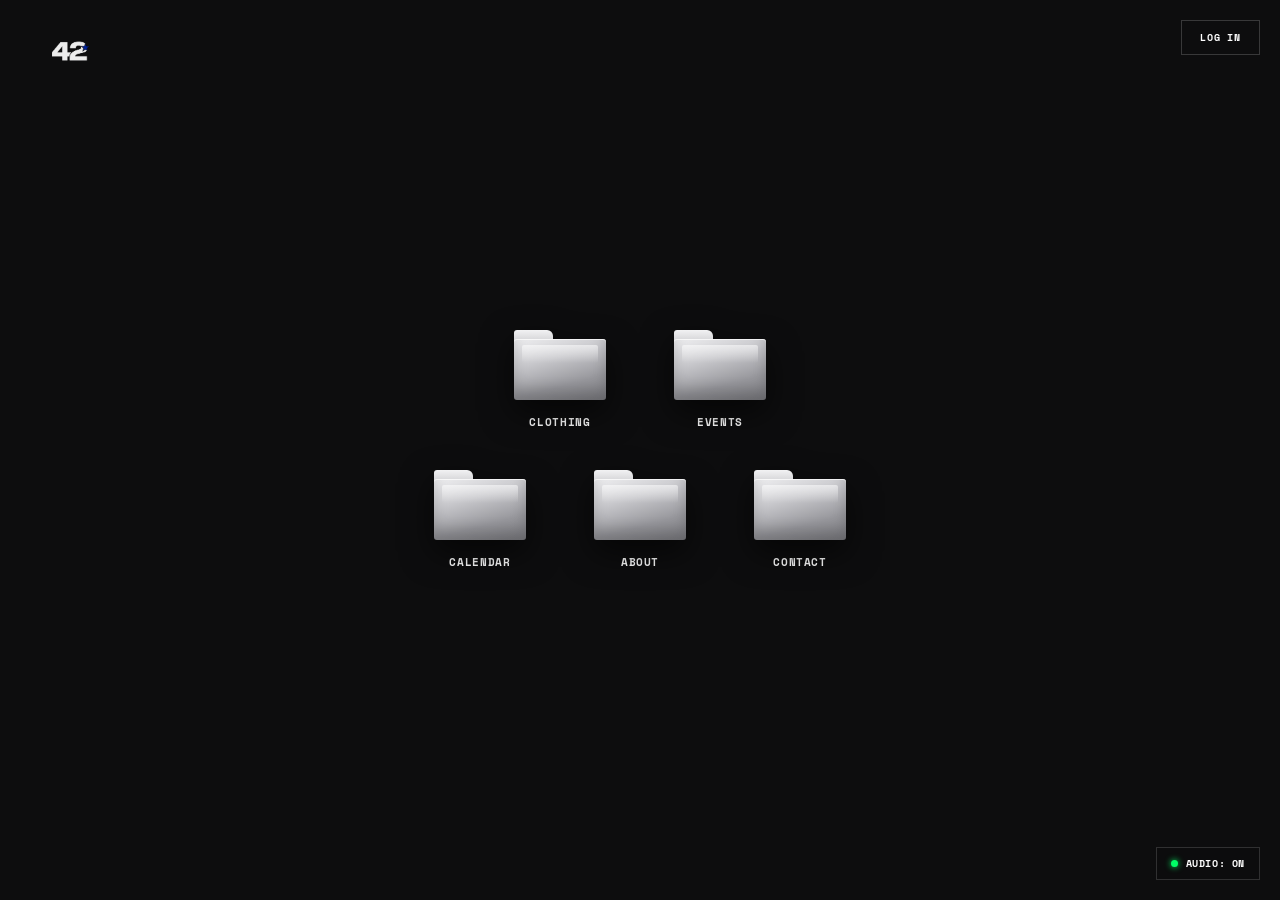
<file: index.html>
<!DOCTYPE html>
<html lang="en">
<head>
    <meta charset="UTF-8">
    <meta name="viewport" content="width=device-width, initial-scale=1.0">
    <title>42 — Directory</title>
    <meta name="description" content="42 is a Lagos-based culture and experiences company — curated events, clothing, and a discovery calendar for Nigerian cultural moments.">
    <link rel="canonical" href="https://fourtytwolagos.com/">
    <!-- Domain is a placeholder pending purchase/deployment — update canonical + OG URLs once live. -->

    <link rel="icon" type="image/png" href="assets/42-logo-black.png">
    <link rel="apple-touch-icon" href="assets/42-logo-black.png">

    <meta property="og:type" content="website">
    <meta property="og:site_name" content="42">
    <meta property="og:title" content="42 — Directory">
    <meta property="og:description" content="42 is a Lagos-based culture and experiences company — curated events, clothing, and a discovery calendar for Nigerian cultural moments.">
    <meta property="og:image" content="https://fourtytwolagos.com/assets/42hooklogo.png">
    <meta property="og:url" content="https://fourtytwolagos.com/">

    <meta name="twitter:card" content="summary_large_image">
    <meta name="twitter:title" content="42 — Directory">
    <meta name="twitter:description" content="42 is a Lagos-based culture and experiences company — curated events, clothing, and a discovery calendar for Nigerian cultural moments.">
    <meta name="twitter:image" content="https://fourtytwolagos.com/assets/42hooklogo.png">

    <link rel="stylesheet" href="directory.css">
    <link rel="stylesheet" href="audio-widget.css">

    <script type="application/ld+json">
    {
        "@context": "https://schema.org",
        "@type": "Organization",
        "name": "42",
        "url": "https://fourtytwolagos.com/",
        "logo": "https://fourtytwolagos.com/assets/42logowhite.png",
        "founder": { "@type": "Person", "name": "Kene Okonjo" },
        "parentOrganization": { "@type": "Organization", "name": "WayKON Holdings" },
        "areaServed": "NG"
    }
    </script>
</head>
<body>
    <a href="index.html" class="directory-logo-link">
        <img src="assets/42logowhite.png" alt="42" class="directory-logo">
    </a>

    <a href="#" class="directory-login">Log In</a>

    <div class="directory-stage">
        <div class="folder-row">
            <a href="clothing.html" class="folder-item">
                <span class="folder-icon"><span class="folder-tab"></span><span class="folder-body"></span></span>
                <span class="folder-label">Clothing</span>
            </a>
            <a href="events.html" class="folder-item">
                <span class="folder-icon"><span class="folder-tab"></span><span class="folder-body"></span></span>
                <span class="folder-label">Events</span>
            </a>
        </div>
        <div class="folder-row">
            <a href="calendar.html" class="folder-item">
                <span class="folder-icon"><span class="folder-tab"></span><span class="folder-body"></span></span>
                <span class="folder-label">Calendar</span>
            </a>
            <a href="about.html" class="folder-item">
                <span class="folder-icon"><span class="folder-tab"></span><span class="folder-body"></span></span>
                <span class="folder-label">About</span>
            </a>
            <a href="contact.html" class="folder-item">
                <span class="folder-icon"><span class="folder-tab"></span><span class="folder-body"></span></span>
                <span class="folder-label">Contact</span>
            </a>
        </div>
    </div>

    <button type="button" class="audio-widget" aria-label="Toggle background audio">
        <span class="audio-status-light"></span>
        <span class="audio-label">Audio: On</span>
    </button>

    <script src="analytics.js" defer></script>
    <script src="audio.js" defer></script>
    <script src="pjax.js" defer></script>
</body>
</html>
</file>
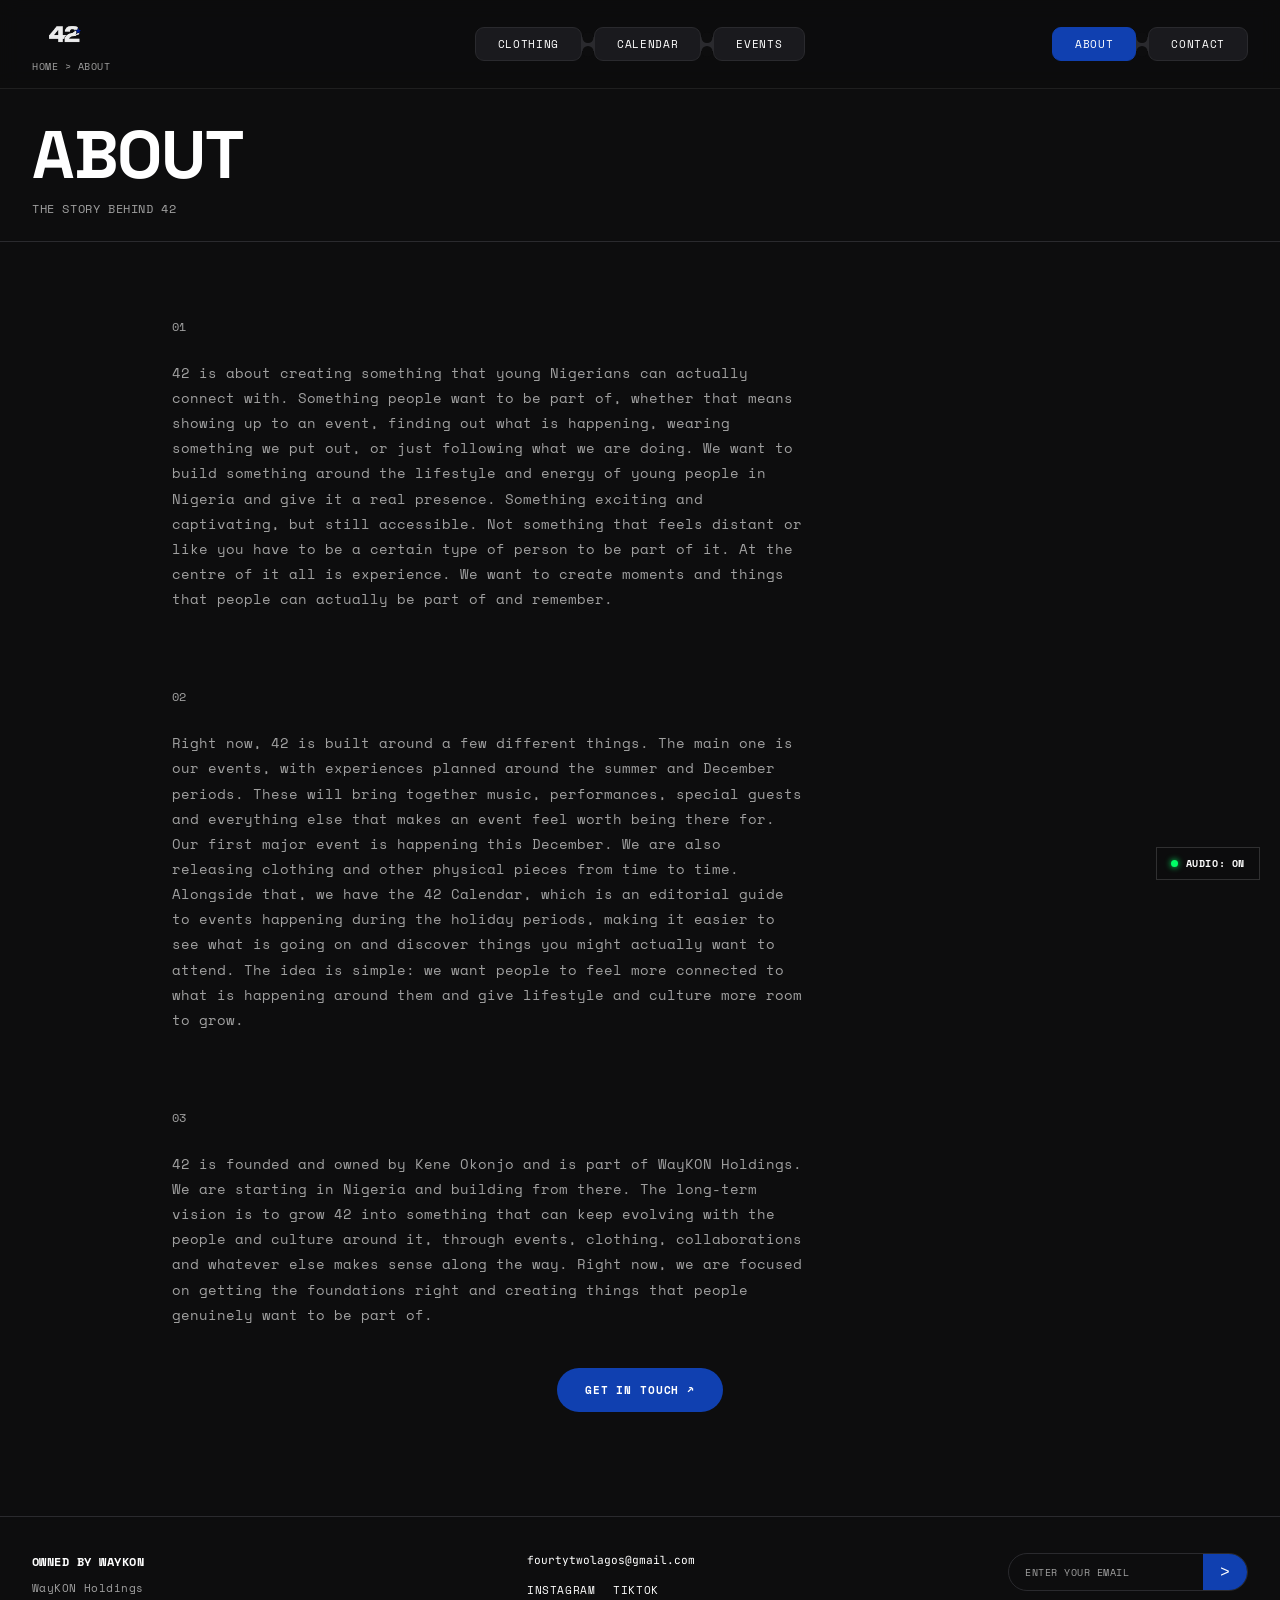
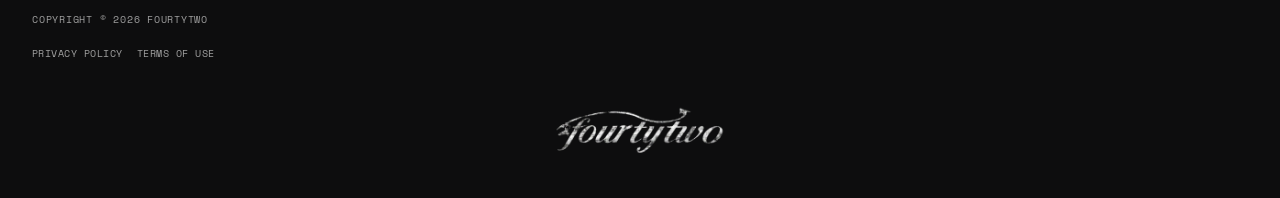
<file: about.html>
<!DOCTYPE html>
<html lang="en">
<head>
    <meta charset="UTF-8">
    <meta name="viewport" content="width=device-width, initial-scale=1.0">
    <title>About - 42</title>
    <meta name="description" content="42 is founded by Kene Okonjo and part of WayKON Holdings — building culture, events, and clothing rooted in the lifestyle and energy of young Nigerians.">
    <link rel="canonical" href="https://fourtytwolagos.com/about.html">

    <link rel="icon" type="image/png" href="assets/42-logo-black.png">
    <link rel="apple-touch-icon" href="assets/42-logo-black.png">

    <meta property="og:type" content="website">
    <meta property="og:site_name" content="42">
    <meta property="og:title" content="About - 42">
    <meta property="og:description" content="42 is founded by Kene Okonjo and part of WayKON Holdings — building culture, events, and clothing rooted in the lifestyle and energy of young Nigerians.">
    <meta property="og:image" content="https://fourtytwolagos.com/assets/42hooklogo.png">
    <meta property="og:url" content="https://fourtytwolagos.com/about.html">

    <meta name="twitter:card" content="summary_large_image">
    <meta name="twitter:title" content="About - 42">
    <meta name="twitter:description" content="42 is founded by Kene Okonjo and part of WayKON Holdings — building culture, events, and clothing rooted in the lifestyle and energy of young Nigerians.">
    <meta name="twitter:image" content="https://fourtytwolagos.com/assets/42hooklogo.png">

    <link rel="stylesheet" href="header-footer.css">
    <link rel="stylesheet" href="about.css">
    <link rel="stylesheet" href="audio-widget.css">

    <script type="application/ld+json">
    {
        "@context": "https://schema.org",
        "@type": "Organization",
        "name": "42",
        "url": "https://fourtytwolagos.com/",
        "logo": "https://fourtytwolagos.com/assets/42logowhite.png",
        "founder": { "@type": "Person", "name": "Kene Okonjo" },
        "parentOrganization": { "@type": "Organization", "name": "WayKON Holdings" },
        "areaServed": "NG"
    }
    </script>
</head>
<body>
    <header class="pdp-header">
        <div class="header-left">
            <a href="index.html"><img src="assets/42logowhite.png" alt="42" class="pdp-logo"></a>
            <span class="pdp-breadcrumb">Home &gt; About</span>
        </div>

        <div class="header-center">
            <nav class="pdp-nav-center">
                <div class="ticket-group">
                    <a href="clothing.html" class="ticket-tab">Clothing</a>
                    <span class="ticket-neck"></span>
                    <a href="calendar.html" class="ticket-tab">Calendar</a>
                    <span class="ticket-neck"></span>
                    <a href="events.html" class="ticket-tab">Events</a>
                </div>
            </nav>
        </div>

        <div class="header-right">
            <div class="pdp-nav-right">
                <div class="ticket-group">
                    <a href="about.html" class="ticket-tab active">About</a>
                    <span class="ticket-neck"></span>
                    <a href="contact.html" class="ticket-tab">Contact</a>
                </div>
            </div>
            <button class="hamburger-btn" id="hamburgerBtn" aria-label="Open menu">
                <span></span><span></span><span></span>
            </button>
        </div>
    </header>

    <div class="mobile-menu-overlay" id="mobileMenu">
        <button class="mobile-menu-close" id="mobileMenuClose" aria-label="Close menu">&times;</button>
        <nav class="mobile-menu-list">
            <a href="index.html" class="mobile-menu-item"><span class="mm-index">0001</span>Home</a>
            <a href="events.html" class="mobile-menu-item"><span class="mm-index">0002</span>Events</a>
            <a href="clothing.html" class="mobile-menu-item"><span class="mm-index">0003</span>Clothing</a>
            <a href="calendar.html" class="mobile-menu-item"><span class="mm-index">0004</span>Calendar</a>
            <a href="about.html" class="mobile-menu-item active"><span class="mm-index">0005</span>About</a>
            <a href="contact.html" class="mobile-menu-item"><span class="mm-index">0006</span>Contact</a>
        </nav>
    </div>

    <section class="ab-header">
        <h1 class="kinetic-clip" id="abTitle">About</h1>
        <p>The story behind 42</p>
    </section>

    <section class="ab-block">
        <div class="ab-section-head">
            <span class="ab-section-index">01</span>
            <h2 class="kinetic-clip">Our Philosophy</h2>
        </div>
        <p class="ab-copy">
            42 is about creating something that young Nigerians can actually connect with.
            Something people want to be part of, whether that means showing up to an event,
            finding out what is happening, wearing something we put out, or just following
            what we are doing. We want to build something around the lifestyle and energy of
            young people in Nigeria and give it a real presence. Something exciting and
            captivating, but still accessible. Not something that feels distant or like you
            have to be a certain type of person to be part of it. At the centre of it all is
            experience. We want to create moments and things that people can actually be part
            of and remember.
        </p>
    </section>

    <section class="ab-block">
        <div class="ab-section-head">
            <span class="ab-section-index">02</span>
            <h2 class="kinetic-clip">What We Do</h2>
        </div>
        <p class="ab-copy">
            Right now, 42 is built around a few different things. The main one is our events,
            with experiences planned around the summer and December periods. These will bring
            together music, performances, special guests and everything else that makes an
            event feel worth being there for. Our first major event is happening this
            December. We are also releasing clothing and other physical pieces from time to
            time. Alongside that, we have the 42 Calendar, which is an editorial guide to
            events happening during the holiday periods, making it easier to see what is going
            on and discover things you might actually want to attend. The idea is simple: we
            want people to feel more connected to what is happening around them and give
            lifestyle and culture more room to grow.
        </p>
    </section>

    <section class="ab-block">
        <div class="ab-section-head">
            <span class="ab-section-index">03</span>
            <h2 class="kinetic-clip">42</h2>
        </div>
        <p class="ab-copy">
            42 is founded and owned by Kene Okonjo and is part of WayKON Holdings. We are
            starting in Nigeria and building from there. The long-term vision is to grow 42 into
            something that can keep evolving with the people and culture around it, through
            events, clothing, collaborations and whatever else makes sense along the way. Right
            now, we are focused on getting the foundations right and creating things that people
            genuinely want to be part of.
        </p>
    </section>

    <section class="ab-contact-teaser">
        <a href="contact.html" class="ab-contact-cta">Get In Touch &#8599;</a>
    </section>

    <footer class="pdp-footer">
        <div class="footer-top">
            <div class="footer-col footer-legal">
                <p class="footer-owner">Owned by WayKON</p>
                <p class="footer-owner-sub">WayKON Holdings</p>
                <p class="footer-copyright">Copyright &copy; 2026 Fourtytwo</p>
                <div class="footer-legal-links">
                    <a href="privacy.html" class="footer-link">Privacy Policy</a>
                    <a href="terms.html" class="footer-link">Terms of Use</a>
                </div>
            </div>

            <div class="footer-col footer-contact">
                <a href="mailto:fourtytwolagos@gmail.com" class="footer-link footer-email">fourtytwolagos@gmail.com</a>
                <div class="footer-social">
                    <a href="#" class="footer-link" target="_blank" rel="noopener">Instagram</a>
                    <a href="#" class="footer-link" target="_blank" rel="noopener">TikTok</a>
                </div>
            </div>

            <div class="footer-col footer-newsletter">
                <form class="newsletter-form" id="globalNewsletterForm">
                    <input type="email" placeholder="Enter your email" required>
                    <button type="submit" aria-label="Subscribe">&gt;</button>
                </form>
            </div>
        </div>

        <div class="footer-hero">
            <img src="assets/42hooklogo.png" alt="fourtytwo" class="footer-hero-logo" loading="lazy">
        </div>
    </footer>

    <script>
        var hamburgerBtn = document.getElementById('hamburgerBtn');
        var mobileMenu = document.getElementById('mobileMenu');
        var mobileMenuClose = document.getElementById('mobileMenuClose');

        hamburgerBtn.addEventListener('click', function () {
            mobileMenu.classList.add('open');
        });

        mobileMenuClose.addEventListener('click', function () {
            mobileMenu.classList.remove('open');
        });

        document.querySelectorAll('.mobile-menu-item').forEach(function (item) {
            item.addEventListener('click', function () {
                mobileMenu.classList.remove('open');
            });
        });

        var globalNewsletterForm = document.getElementById('globalNewsletterForm');
        globalNewsletterForm.addEventListener('submit', function (e) {
            e.preventDefault();
            globalNewsletterForm.reset();
        });

        // ===== Kinetic clip-path header reveals =====
        var abTitle = document.getElementById('abTitle');
        requestAnimationFrame(function () { abTitle.classList.add('in-view'); });

        var clipHeadings = document.querySelectorAll('.kinetic-clip:not(#abTitle)');
        if ('IntersectionObserver' in window) {
            var clipObserver = new IntersectionObserver(function (entries) {
                entries.forEach(function (entry) {
                    if (entry.isIntersecting) {
                        entry.target.classList.add('in-view');
                        clipObserver.unobserve(entry.target);
                    }
                });
            }, { threshold: 0.4 });
            clipHeadings.forEach(function (h) { clipObserver.observe(h); });
        } else {
            clipHeadings.forEach(function (h) { h.classList.add('in-view'); });
        }
    </script>

    <button type="button" class="audio-widget" aria-label="Toggle background audio">
        <span class="audio-status-light"></span>
        <span class="audio-label">Audio: On</span>
    </button>
    <script src="analytics.js" defer></script>
    <script src="audio.js" defer></script>
    <script src="pjax.js" defer></script>
</body>
</html>
</file>
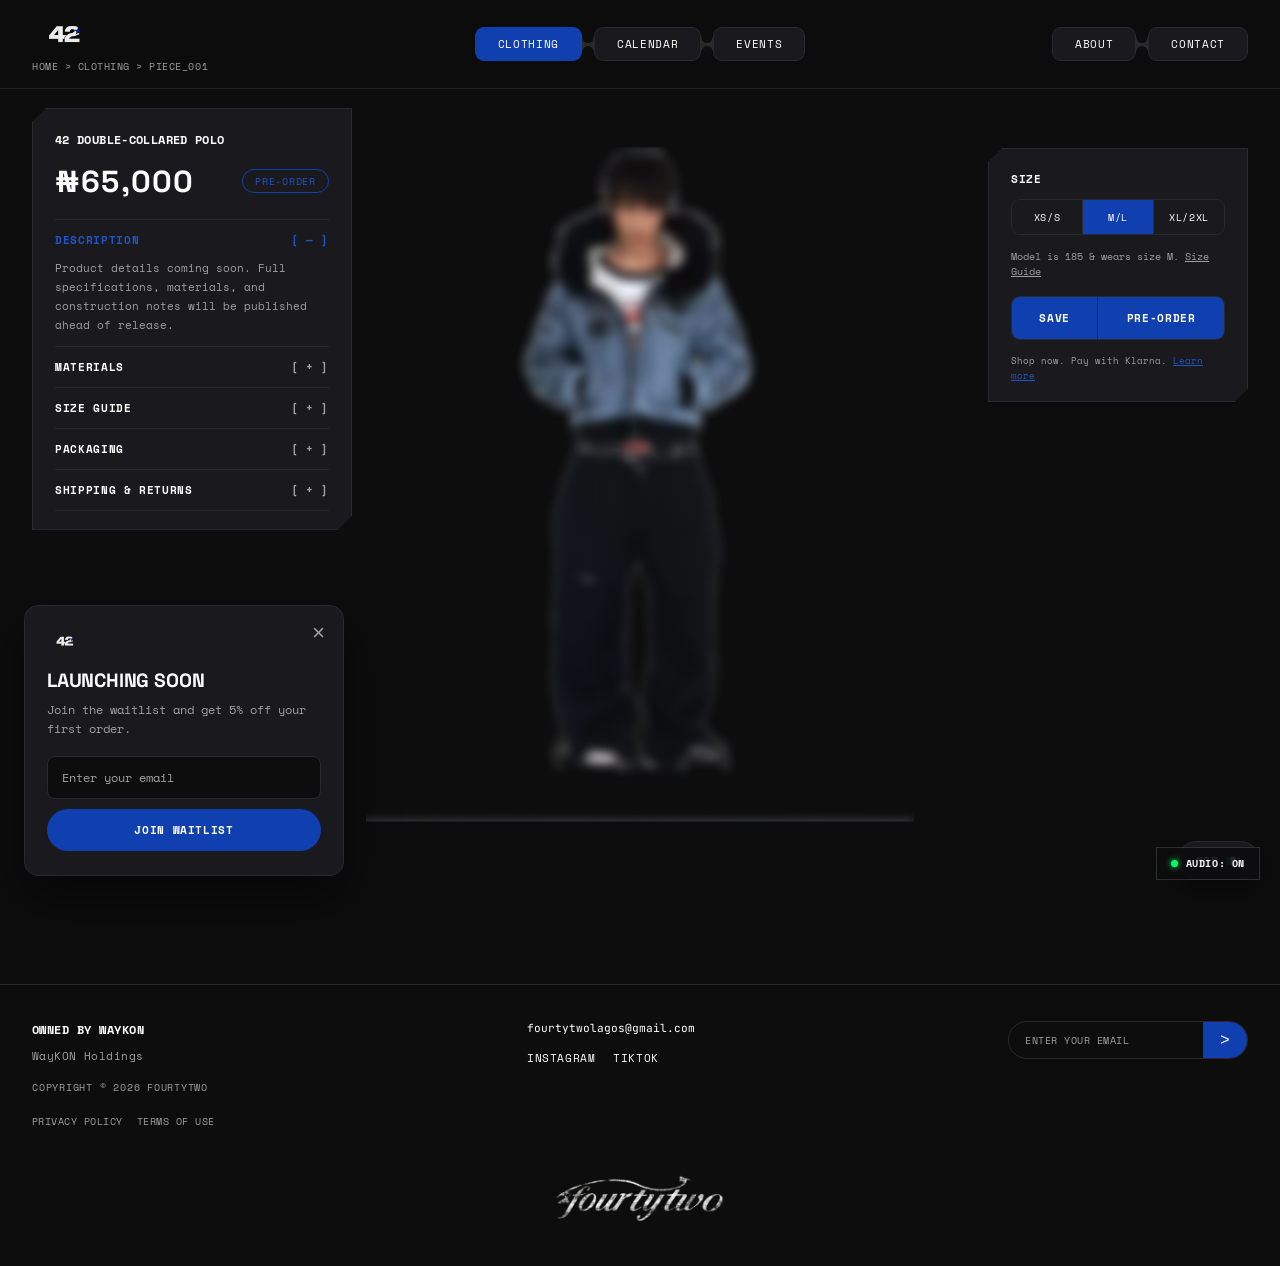
<file: clothing.html>
<!DOCTYPE html>
<html lang="en">
<head>
    <meta charset="UTF-8">
    <meta name="viewport" content="width=device-width, initial-scale=1.0">
    <title>Clothing - 42</title>
    <meta name="description" content="42 Clothing — limited physical pieces released from time to time, designed with intention and precision.">
    <link rel="canonical" href="https://fourtytwolagos.com/clothing.html">

    <link rel="icon" type="image/png" href="assets/42-logo-black.png">
    <link rel="apple-touch-icon" href="assets/42-logo-black.png">

    <meta property="og:type" content="website">
    <meta property="og:site_name" content="42">
    <meta property="og:title" content="Clothing - 42">
    <meta property="og:description" content="42 Clothing — limited physical pieces released from time to time, designed with intention and precision.">
    <meta property="og:image" content="https://fourtytwolagos.com/assets/42hooklogo.png">
    <meta property="og:url" content="https://fourtytwolagos.com/clothing.html">

    <meta name="twitter:card" content="summary_large_image">
    <meta name="twitter:title" content="Clothing - 42">
    <meta name="twitter:description" content="42 Clothing — limited physical pieces released from time to time, designed with intention and precision.">
    <meta name="twitter:image" content="https://fourtytwolagos.com/assets/42hooklogo.png">

    <link rel="stylesheet" href="header-footer.css">
    <link rel="stylesheet" href="clothing.css">
    <link rel="stylesheet" href="audio-widget.css">
</head>
<body>
    <header class="pdp-header">
        <div class="header-left">
            <a href="index.html"><img src="assets/42logowhite.png" alt="42" class="pdp-logo"></a>
            <span class="pdp-breadcrumb">Home &gt; Clothing &gt; Piece_001</span>
        </div>

        <div class="header-center">
            <nav class="pdp-nav-center">
                <div class="ticket-group">
                    <a href="clothing.html" class="ticket-tab active">Clothing</a>
                    <span class="ticket-neck"></span>
                    <a href="calendar.html" class="ticket-tab">Calendar</a>
                    <span class="ticket-neck"></span>
                    <a href="events.html" class="ticket-tab">Events</a>
                </div>
            </nav>
        </div>

        <div class="header-right">
            <div class="pdp-nav-right">
                <div class="ticket-group">
                    <a href="about.html" class="ticket-tab">About</a>
                    <span class="ticket-neck"></span>
                    <a href="contact.html" class="ticket-tab">Contact</a>
                </div>
            </div>
            <button class="hamburger-btn" id="hamburgerBtn" aria-label="Open menu">
                <span></span><span></span><span></span>
            </button>
        </div>
    </header>

    <div class="mobile-menu-overlay" id="mobileMenu">
        <button class="mobile-menu-close" id="mobileMenuClose" aria-label="Close menu">&times;</button>
        <nav class="mobile-menu-list">
            <a href="index.html" class="mobile-menu-item"><span class="mm-index">0001</span>Home</a>
            <a href="events.html" class="mobile-menu-item"><span class="mm-index">0002</span>Events</a>
            <a href="clothing.html" class="mobile-menu-item active"><span class="mm-index">0003</span>Clothing</a>
            <a href="calendar.html" class="mobile-menu-item"><span class="mm-index">0004</span>Calendar</a>
            <a href="about.html" class="mobile-menu-item"><span class="mm-index">0005</span>About</a>
            <a href="contact.html" class="mobile-menu-item"><span class="mm-index">0006</span>Contact</a>
        </nav>
    </div>

    <section class="pdp-stage">
        <!-- Left Panel: Product Info -->
        <div class="pdp-panel panel-left">
            <div class="panel-inner">
                <div class="product-title">42 Double-Collared Polo</div>
                <div class="price-row">
                    <span class="price-value" id="priceValue">₦65,000</span>
                    <span class="tag-pill">Pre-Order</span>
                </div>

                <div class="accordion">
                    <div class="accordion-row open" data-accordion>
                        <div class="accordion-row-head">
                            <span>Description</span>
                            <span class="accordion-indicator">[ — ]</span>
                        </div>
                        <div class="accordion-body">
                            Product details coming soon. Full specifications, materials,
                            and construction notes will be published ahead of release.
                        </div>
                    </div>

                    <div class="accordion-row" data-accordion>
                        <div class="accordion-row-head">
                            <span>Materials</span>
                            <span class="accordion-indicator">[ + ]</span>
                        </div>
                        <div class="accordion-body">
                            To be announced.
                        </div>
                    </div>

                    <div class="accordion-row" data-accordion>
                        <div class="accordion-row-head">
                            <span>Size Guide</span>
                            <span class="accordion-indicator">[ + ]</span>
                        </div>
                        <div class="accordion-body">
                            To be announced.
                        </div>
                    </div>

                    <div class="accordion-row" data-accordion>
                        <div class="accordion-row-head">
                            <span>Packaging</span>
                            <span class="accordion-indicator">[ + ]</span>
                        </div>
                        <div class="accordion-body">
                            To be announced.
                        </div>
                    </div>

                    <div class="accordion-row" data-accordion>
                        <div class="accordion-row-head">
                            <span>Shipping &amp; Returns</span>
                            <span class="accordion-indicator">[ + ]</span>
                        </div>
                        <div class="accordion-body">
                            To be announced.
                        </div>
                    </div>
                </div>
            </div>
        </div>

        <!-- Center Stage: product image (different crop per platform) -->
        <div class="pdp-image-stage">
            <img src="assets/desktoptemplate.png" alt="42 Double-Collared Polo — full look preview" class="pdp-product-img pdp-product-img--desktop">
            <img src="assets/mobiletemplate.png" alt="42 Double-Collared Polo — full look preview" class="pdp-product-img pdp-product-img--mobile">
        </div>

        <!-- Right Panel: Size & Purchase -->
        <div class="pdp-panel panel-right">
            <div class="panel-inner">
                <div class="size-label">Size</div>
                <div class="size-selector">
                    <button class="ticket-tab size-btn" data-size>XS/S</button>
                    <button class="ticket-tab size-btn active" data-size>M/L</button>
                    <button class="ticket-tab size-btn" data-size>XL/2XL</button>
                </div>
                <div class="fit-note">
                    Model is 185 &amp; wears size M. <a href="#">Size Guide</a>
                </div>
                <div class="action-ticket">
                    <button class="ticket-tab active save-btn">Save</button>
                    <button class="ticket-tab active preorder-btn">Pre-Order</button>
                </div>
                <div class="payment-note">
                    Shop now. Pay with Klarna. <a href="#">Learn more</a>
                </div>
            </div>
        </div>
    </section>

    <footer class="pdp-footer">
        <div class="footer-top">
            <div class="footer-col footer-legal">
                <p class="footer-owner">Owned by WayKON</p>
                <p class="footer-owner-sub">WayKON Holdings</p>
                <p class="footer-copyright">Copyright &copy; 2026 Fourtytwo</p>
                <div class="footer-legal-links">
                    <a href="privacy.html" class="footer-link">Privacy Policy</a>
                    <a href="terms.html" class="footer-link">Terms of Use</a>
                </div>
            </div>

            <div class="footer-col footer-contact">
                <a href="mailto:fourtytwolagos@gmail.com" class="footer-link footer-email">fourtytwolagos@gmail.com</a>
                <div class="footer-social">
                    <a href="#" class="footer-link" target="_blank" rel="noopener">Instagram</a>
                    <a href="#" class="footer-link" target="_blank" rel="noopener">TikTok</a>
                </div>
            </div>

            <div class="footer-col footer-newsletter">
                <form class="newsletter-form" id="newsletterForm">
                    <input type="email" placeholder="Enter your email" required>
                    <button type="submit" aria-label="Subscribe">&gt;</button>
                </form>
            </div>
        </div>

        <div class="footer-hero">
            <img src="assets/42hooklogo.png" alt="fourtytwo" class="footer-hero-logo" loading="lazy">
        </div>
    </footer>

    <button type="button" class="audio-widget" aria-label="Toggle background audio">
        <span class="audio-status-light"></span>
        <span class="audio-label">Audio: On</span>
    </button>

    <div class="currency-widget" id="currencyWidget">
        <button class="currency-toggle" id="currencyToggle">
            <span id="currencyLabel">NGN 🇳🇬</span>
        </button>
        <div class="currency-dropdown" id="currencyDropdown">
            <button type="button" data-currency="NGN" class="active">NGN 🇳🇬</button>
            <button type="button" data-currency="GBP">GBP 🇬🇧</button>
            <button type="button" data-currency="USD">USD 🇺🇸</button>
            <button type="button" data-currency="EUR">EUR 🇪🇺</button>
            <button type="button" data-currency="AED">AED 🇦🇪</button>
        </div>
    </div>

    <div class="waitlist-popup" id="waitlistPopup" role="dialog" aria-label="Join the waitlist">
        <button type="button" class="waitlist-popup-close" id="waitlistPopupClose" aria-label="Close">&times;</button>
        <img src="assets/42logowhite.png" alt="42" class="waitlist-popup-logo">
        <h3 class="waitlist-popup-title">Launching Soon</h3>
        <p class="waitlist-popup-text">Join the waitlist and get 5% off your first order.</p>
        <form class="waitlist-popup-form" id="waitlistPopupForm">
            <input type="email" placeholder="Enter your email" required>
            <button type="submit" class="waitlist-popup-cta">Join Waitlist</button>
        </form>
    </div>

    <script>
        var hamburgerBtn = document.getElementById('hamburgerBtn');
        var mobileMenu = document.getElementById('mobileMenu');
        var mobileMenuClose = document.getElementById('mobileMenuClose');

        hamburgerBtn.addEventListener('click', function () {
            mobileMenu.classList.add('open');
        });

        mobileMenuClose.addEventListener('click', function () {
            mobileMenu.classList.remove('open');
        });

        document.querySelectorAll('.mobile-menu-item').forEach(function (item) {
            item.addEventListener('click', function () {
                mobileMenu.classList.remove('open');
            });
        });

        document.querySelectorAll('[data-size]').forEach(function (btn) {
            btn.addEventListener('click', function () {
                document.querySelectorAll('[data-size]').forEach(function (b) {
                    b.classList.remove('active');
                });
                btn.classList.add('active');
            });
        });

        document.querySelectorAll('[data-accordion]').forEach(function (row) {
            row.addEventListener('click', function () {
                const wasOpen = row.classList.contains('open');
                document.querySelectorAll('[data-accordion]').forEach(function (r) {
                    r.classList.remove('open');
                    r.querySelector('.accordion-indicator').textContent = '[ + ]';
                });
                if (!wasOpen) {
                    row.classList.add('open');
                    row.querySelector('.accordion-indicator').textContent = '[ — ]';
                }
            });
        });

        var PRICES = {
            NGN: '₦65,000',
            GBP: '£40',
            USD: '$50',
            EUR: '€40',
            AED: '180 AED'
        };

        var currencyToggle = document.getElementById('currencyToggle');
        var currencyDropdown = document.getElementById('currencyDropdown');
        var currencyLabel = document.getElementById('currencyLabel');
        var priceValue = document.getElementById('priceValue');

        currencyToggle.addEventListener('click', function (e) {
            e.stopPropagation();
            currencyDropdown.classList.toggle('open');
        });

        document.addEventListener('click', function () {
            currencyDropdown.classList.remove('open');
        });

        document.querySelectorAll('#currencyDropdown button').forEach(function (btn) {
            btn.addEventListener('click', function (e) {
                e.stopPropagation();
                var code = btn.getAttribute('data-currency');
                document.querySelectorAll('#currencyDropdown button').forEach(function (b) {
                    b.classList.remove('active');
                });
                btn.classList.add('active');
                currencyLabel.textContent = btn.textContent;
                priceValue.textContent = PRICES[code];
                currencyDropdown.classList.remove('open');
            });
        });

        var newsletterForm = document.getElementById('newsletterForm');
        newsletterForm.addEventListener('submit', function (e) {
            e.preventDefault();
            newsletterForm.reset();
        });

        // ===== Waitlist popup: appears 1s after landing on this page =====
        var waitlistPopup = document.getElementById('waitlistPopup');
        var waitlistPopupClose = document.getElementById('waitlistPopupClose');
        var waitlistPopupForm = document.getElementById('waitlistPopupForm');

        setTimeout(function () {
            waitlistPopup.classList.add('open');
        }, 1000);

        waitlistPopupClose.addEventListener('click', function () {
            waitlistPopup.classList.remove('open');
        });

        waitlistPopupForm.addEventListener('submit', function (e) {
            e.preventDefault();
            waitlistPopup.classList.remove('open');
            waitlistPopupForm.reset();
        });
    </script>
    <script src="analytics.js" defer></script>
    <script src="audio.js" defer></script>
    <script src="pjax.js" defer></script>
</body>
</html>
</file>
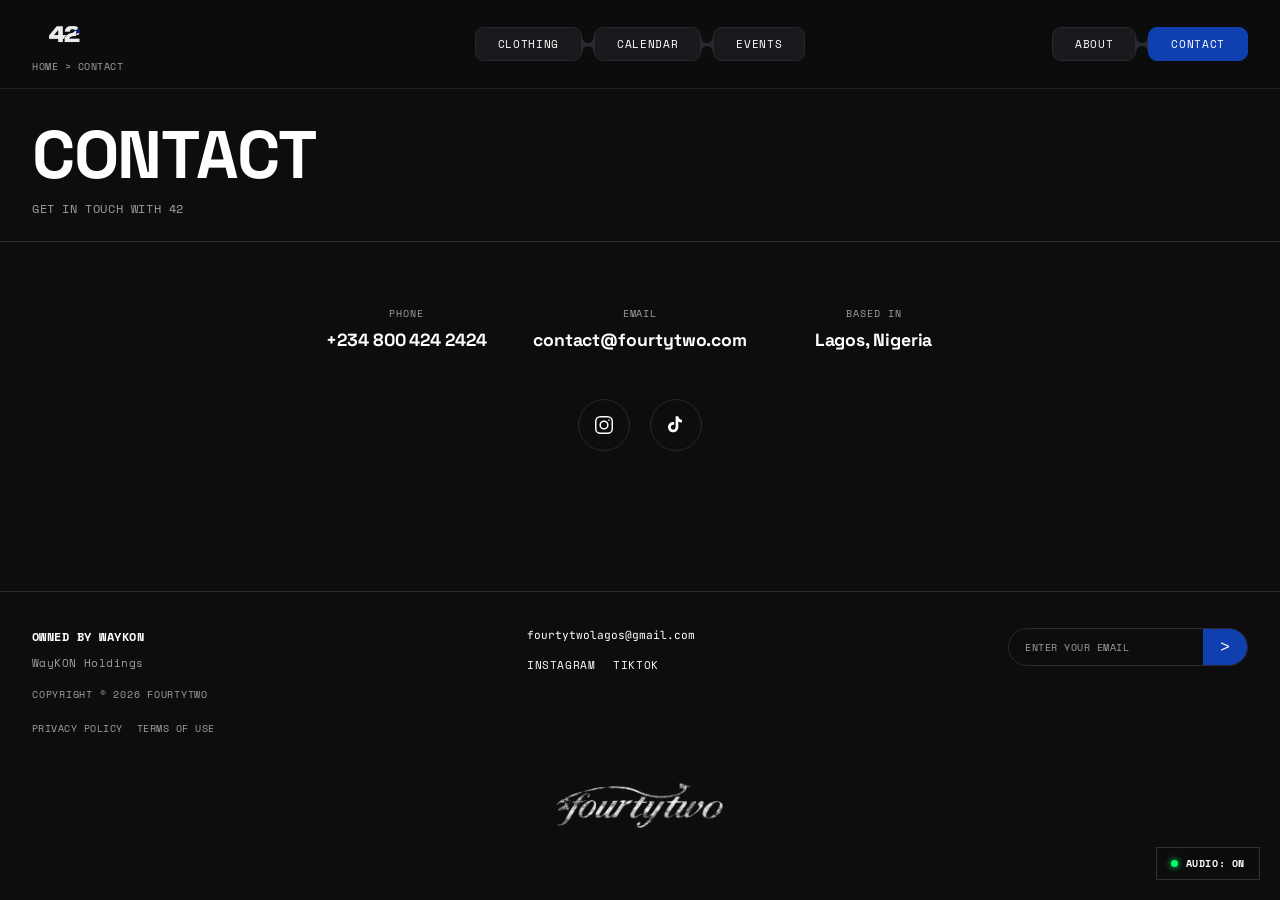
<file: contact.html>
<!DOCTYPE html>
<html lang="en">
<head>
    <meta charset="UTF-8">
    <meta name="viewport" content="width=device-width, initial-scale=1.0">
    <title>Contact - 42</title>
    <meta name="description" content="Get in touch with 42 — phone, email, Instagram, and TikTok. Based in Lagos, Nigeria.">
    <link rel="canonical" href="https://fourtytwolagos.com/contact.html">

    <link rel="icon" type="image/png" href="assets/42-logo-black.png">
    <link rel="apple-touch-icon" href="assets/42-logo-black.png">

    <meta property="og:type" content="website">
    <meta property="og:site_name" content="42">
    <meta property="og:title" content="Contact - 42">
    <meta property="og:description" content="Get in touch with 42 — phone, email, Instagram, and TikTok. Based in Lagos, Nigeria.">
    <meta property="og:image" content="https://fourtytwolagos.com/assets/42hooklogo.png">
    <meta property="og:url" content="https://fourtytwolagos.com/contact.html">

    <meta name="twitter:card" content="summary_large_image">
    <meta name="twitter:title" content="Contact - 42">
    <meta name="twitter:description" content="Get in touch with 42 — phone, email, Instagram, and TikTok. Based in Lagos, Nigeria.">
    <meta name="twitter:image" content="https://fourtytwolagos.com/assets/42hooklogo.png">

    <link rel="stylesheet" href="header-footer.css">
    <link rel="stylesheet" href="contact.css">
    <link rel="stylesheet" href="audio-widget.css">
</head>
<body>
    <header class="pdp-header">
        <div class="header-left">
            <a href="index.html"><img src="assets/42logowhite.png" alt="42" class="pdp-logo"></a>
            <span class="pdp-breadcrumb">Home &gt; Contact</span>
        </div>

        <div class="header-center">
            <nav class="pdp-nav-center">
                <div class="ticket-group">
                    <a href="clothing.html" class="ticket-tab">Clothing</a>
                    <span class="ticket-neck"></span>
                    <a href="calendar.html" class="ticket-tab">Calendar</a>
                    <span class="ticket-neck"></span>
                    <a href="events.html" class="ticket-tab">Events</a>
                </div>
            </nav>
        </div>

        <div class="header-right">
            <div class="pdp-nav-right">
                <div class="ticket-group">
                    <a href="about.html" class="ticket-tab">About</a>
                    <span class="ticket-neck"></span>
                    <a href="contact.html" class="ticket-tab active">Contact</a>
                </div>
            </div>
            <button class="hamburger-btn" id="hamburgerBtn" aria-label="Open menu">
                <span></span><span></span><span></span>
            </button>
        </div>
    </header>

    <div class="mobile-menu-overlay" id="mobileMenu">
        <button class="mobile-menu-close" id="mobileMenuClose" aria-label="Close menu">&times;</button>
        <nav class="mobile-menu-list">
            <a href="index.html" class="mobile-menu-item"><span class="mm-index">0001</span>Home</a>
            <a href="events.html" class="mobile-menu-item"><span class="mm-index">0002</span>Events</a>
            <a href="clothing.html" class="mobile-menu-item"><span class="mm-index">0003</span>Clothing</a>
            <a href="calendar.html" class="mobile-menu-item"><span class="mm-index">0004</span>Calendar</a>
            <a href="about.html" class="mobile-menu-item"><span class="mm-index">0005</span>About</a>
            <a href="contact.html" class="mobile-menu-item active"><span class="mm-index">0006</span>Contact</a>
        </nav>
    </div>

    <section class="ct-header">
        <h1 class="kinetic-clip" id="ctTitle">Contact</h1>
        <p>Get in touch with 42</p>
    </section>

    <section class="ct-body">
        <div class="ct-grid">
            <div class="ct-block">
                <span class="ct-label">Phone</span>
                <a href="tel:+2348004242424" class="ct-value">+234 800 424 2424</a>
            </div>
            <div class="ct-block">
                <span class="ct-label">Email</span>
                <a href="mailto:contact@fourtytwo.com" class="ct-value">contact@fourtytwo.com</a>
            </div>
            <div class="ct-block">
                <span class="ct-label">Based In</span>
                <span class="ct-value">Lagos, Nigeria</span>
            </div>
        </div>

        <div class="ct-social-row">
            <a href="#" class="social-badge" target="_blank" rel="noopener" aria-label="Instagram">
                <svg viewBox="0 0 24 24" fill="none" stroke="currentColor" stroke-width="1.6">
                    <rect x="3" y="3" width="18" height="18" rx="5"/>
                    <circle cx="12" cy="12" r="4.2"/>
                    <circle cx="17.4" cy="6.6" r="0.9" fill="currentColor" stroke="none"/>
                </svg>
            </a>
            <a href="#" class="social-badge" target="_blank" rel="noopener" aria-label="TikTok">
                <svg viewBox="0 0 24 24" fill="currentColor" stroke="none">
                    <path d="M14.5 2.5c.4 2.1 1.8 3.6 4 3.9v3c-1.5 0-2.9-.4-4-1.2v6.2c0 3.1-2.5 5.6-5.6 5.6S3.3 17.5 3.3 14.4 5.8 8.8 8.9 8.8c.4 0 .8 0 1.1.1v3.1c-.3-.1-.7-.2-1.1-.2-1.4 0-2.6 1.2-2.6 2.6s1.2 2.6 2.6 2.6 2.7-1.1 2.7-2.6V2.5h3.5z"/>
                </svg>
            </a>
        </div>
    </section>

    <footer class="pdp-footer">
        <div class="footer-top">
            <div class="footer-col footer-legal">
                <p class="footer-owner">Owned by WayKON</p>
                <p class="footer-owner-sub">WayKON Holdings</p>
                <p class="footer-copyright">Copyright &copy; 2026 Fourtytwo</p>
                <div class="footer-legal-links">
                    <a href="privacy.html" class="footer-link">Privacy Policy</a>
                    <a href="terms.html" class="footer-link">Terms of Use</a>
                </div>
            </div>

            <div class="footer-col footer-contact">
                <a href="mailto:fourtytwolagos@gmail.com" class="footer-link footer-email">fourtytwolagos@gmail.com</a>
                <div class="footer-social">
                    <a href="#" class="footer-link" target="_blank" rel="noopener">Instagram</a>
                    <a href="#" class="footer-link" target="_blank" rel="noopener">TikTok</a>
                </div>
            </div>

            <div class="footer-col footer-newsletter">
                <form class="newsletter-form" id="globalNewsletterForm">
                    <input type="email" placeholder="Enter your email" required>
                    <button type="submit" aria-label="Subscribe">&gt;</button>
                </form>
            </div>
        </div>

        <div class="footer-hero">
            <img src="assets/42hooklogo.png" alt="fourtytwo" class="footer-hero-logo" loading="lazy">
        </div>
    </footer>

    <script>
        var hamburgerBtn = document.getElementById('hamburgerBtn');
        var mobileMenu = document.getElementById('mobileMenu');
        var mobileMenuClose = document.getElementById('mobileMenuClose');

        hamburgerBtn.addEventListener('click', function () {
            mobileMenu.classList.add('open');
        });

        mobileMenuClose.addEventListener('click', function () {
            mobileMenu.classList.remove('open');
        });

        document.querySelectorAll('.mobile-menu-item').forEach(function (item) {
            item.addEventListener('click', function () {
                mobileMenu.classList.remove('open');
            });
        });

        var globalNewsletterForm = document.getElementById('globalNewsletterForm');
        globalNewsletterForm.addEventListener('submit', function (e) {
            e.preventDefault();
            globalNewsletterForm.reset();
        });

        var ctTitle = document.getElementById('ctTitle');
        requestAnimationFrame(function () { ctTitle.classList.add('in-view'); });
    </script>

    <button type="button" class="audio-widget" aria-label="Toggle background audio">
        <span class="audio-status-light"></span>
        <span class="audio-label">Audio: On</span>
    </button>
    <script src="analytics.js" defer></script>
    <script src="audio.js" defer></script>
    <script src="pjax.js" defer></script>
</body>
</html>
</file>
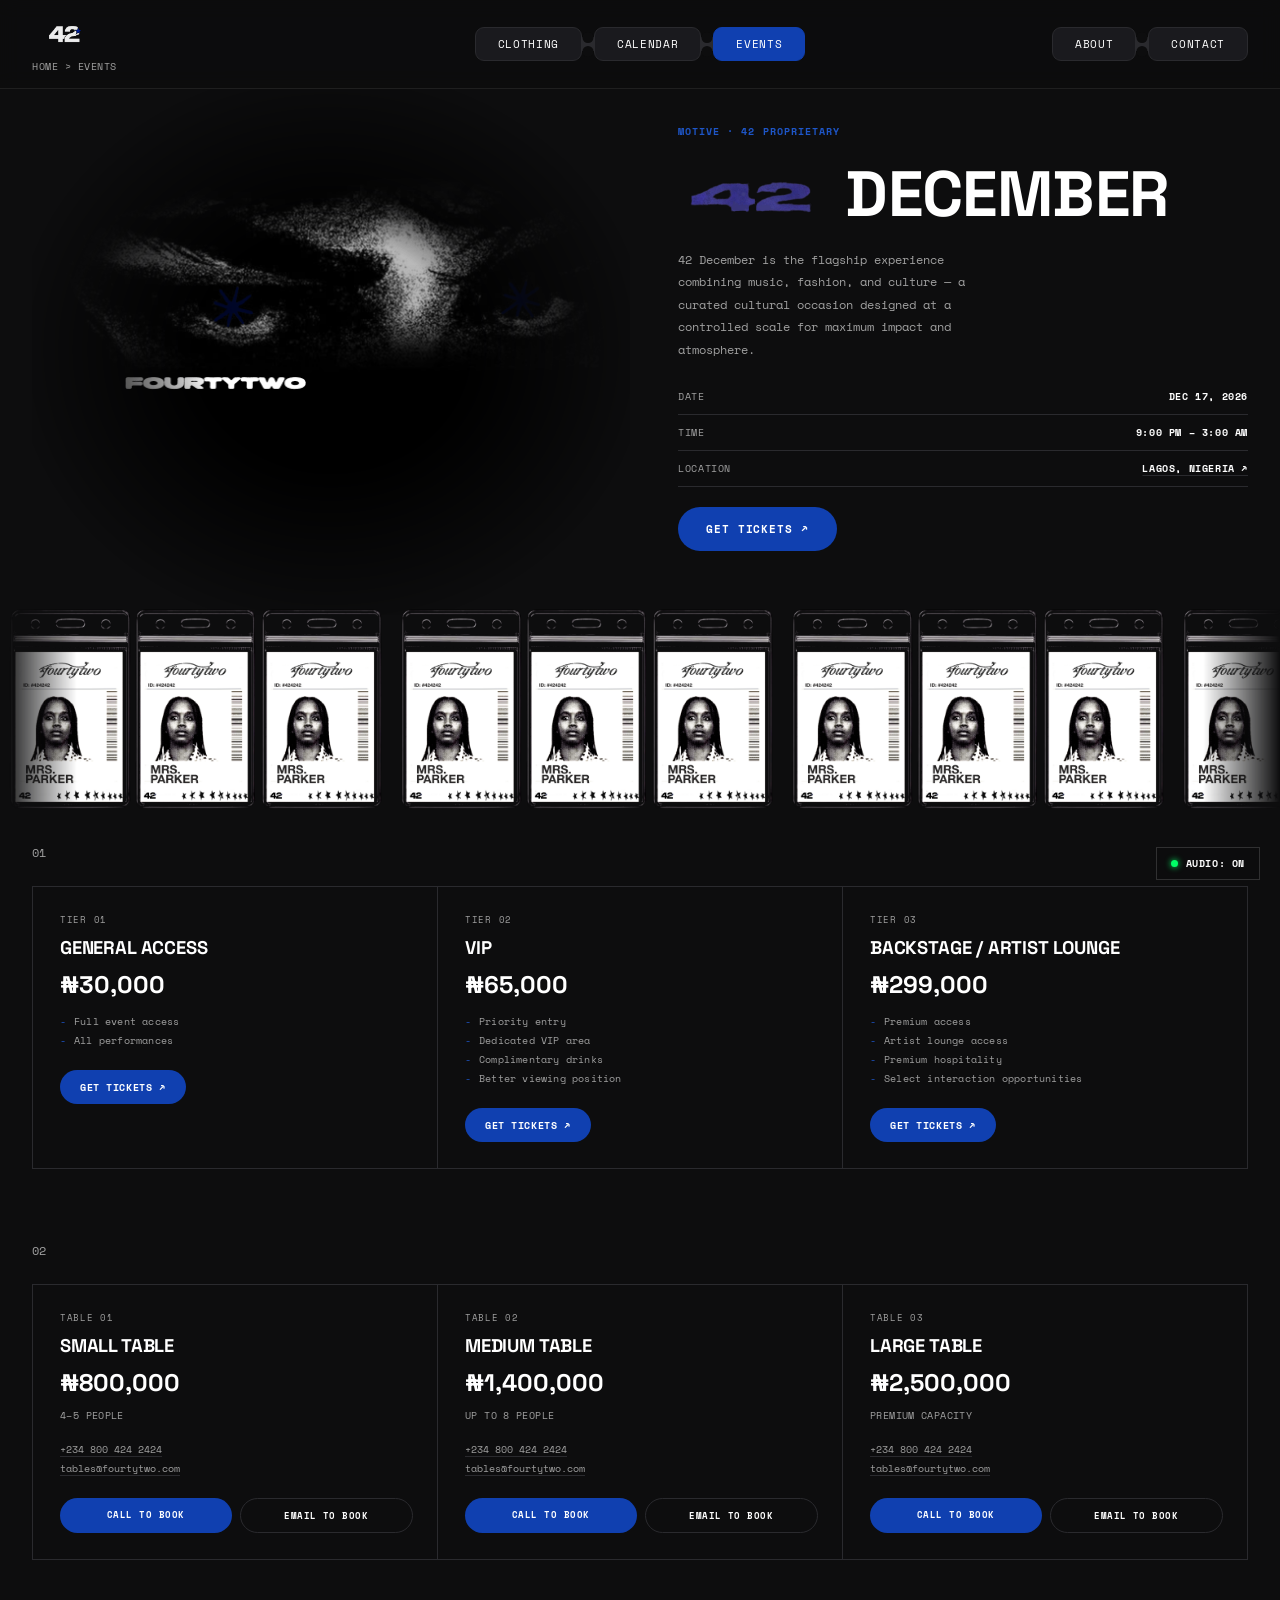
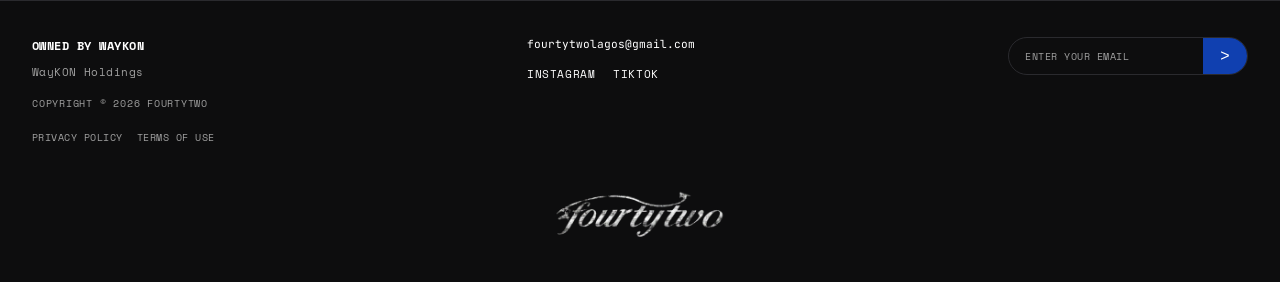
<file: events.html>
<!DOCTYPE html>
<html lang="en">
<head>
    <meta charset="UTF-8">
    <meta name="viewport" content="width=device-width, initial-scale=1.0">
    <title>Events - 42</title>
    <meta name="description" content="42 December is the flagship 42 experience — music, fashion, and culture in Lagos, Dec 17 2026. Tickets, tables, and special guests.">
    <link rel="canonical" href="https://fourtytwolagos.com/events.html">

    <link rel="icon" type="image/png" href="assets/42-logo-black.png">
    <link rel="apple-touch-icon" href="assets/42-logo-black.png">

    <meta property="og:type" content="website">
    <meta property="og:site_name" content="42">
    <meta property="og:title" content="42 December — Events">
    <meta property="og:description" content="42 December is the flagship 42 experience — music, fashion, and culture in Lagos, Dec 17 2026. Tickets, tables, and special guests.">
    <meta property="og:image" content="https://fourtytwolagos.com/assets/42hooklogo.png">
    <meta property="og:url" content="https://fourtytwolagos.com/events.html">

    <meta name="twitter:card" content="summary_large_image">
    <meta name="twitter:title" content="42 December — Events">
    <meta name="twitter:description" content="42 December is the flagship 42 experience — music, fashion, and culture in Lagos, Dec 17 2026. Tickets, tables, and special guests.">
    <meta name="twitter:image" content="https://fourtytwolagos.com/assets/42hooklogo.png">

    <link rel="stylesheet" href="header-footer.css">
    <link rel="stylesheet" href="events.css">
    <link rel="stylesheet" href="audio-widget.css">

    <script type="application/ld+json">
    {
        "@context": "https://schema.org",
        "@type": "Event",
        "name": "42 December",
        "description": "42 December is the flagship experience combining music, fashion, and culture — a curated cultural occasion designed at a controlled scale for maximum impact and atmosphere.",
        "startDate": "2026-12-17T21:00:00+01:00",
        "endDate": "2026-12-18T03:00:00+01:00",
        "eventAttendanceMode": "https://schema.org/OfflineEventAttendanceMode",
        "eventStatus": "https://schema.org/EventScheduled",
        "location": {
            "@type": "Place",
            "name": "Lagos, Nigeria",
            "address": { "@type": "PostalAddress", "addressLocality": "Lagos", "addressCountry": "NG" }
        },
        "organizer": { "@type": "Organization", "name": "42", "url": "https://fourtytwolagos.com/" },
        "offers": {
            "@type": "Offer",
            "url": "https://fourtytwolagos.com/events.html",
            "availability": "https://schema.org/InStock"
        }
    }
    </script>
</head>
<body>
    <header class="pdp-header">
        <div class="header-left">
            <a href="index.html"><img src="assets/42logowhite.png" alt="42" class="pdp-logo"></a>
            <span class="pdp-breadcrumb">Home &gt; Events</span>
        </div>

        <div class="header-center">
            <nav class="pdp-nav-center">
                <div class="ticket-group">
                    <a href="clothing.html" class="ticket-tab">Clothing</a>
                    <span class="ticket-neck"></span>
                    <a href="calendar.html" class="ticket-tab">Calendar</a>
                    <span class="ticket-neck"></span>
                    <a href="events.html" class="ticket-tab active">Events</a>
                </div>
            </nav>
        </div>

        <div class="header-right">
            <div class="pdp-nav-right">
                <div class="ticket-group">
                    <a href="about.html" class="ticket-tab">About</a>
                    <span class="ticket-neck"></span>
                    <a href="contact.html" class="ticket-tab">Contact</a>
                </div>
            </div>
            <button class="hamburger-btn" id="hamburgerBtn" aria-label="Open menu">
                <span></span><span></span><span></span>
            </button>
        </div>
    </header>

    <div class="mobile-menu-overlay" id="mobileMenu">
        <button class="mobile-menu-close" id="mobileMenuClose" aria-label="Close menu">&times;</button>
        <nav class="mobile-menu-list">
            <a href="index.html" class="mobile-menu-item"><span class="mm-index">0001</span>Home</a>
            <a href="events.html" class="mobile-menu-item active"><span class="mm-index">0002</span>Events</a>
            <a href="clothing.html" class="mobile-menu-item"><span class="mm-index">0003</span>Clothing</a>
            <a href="calendar.html" class="mobile-menu-item"><span class="mm-index">0004</span>Calendar</a>
            <a href="about.html" class="mobile-menu-item"><span class="mm-index">0005</span>About</a>
            <a href="contact.html" class="mobile-menu-item"><span class="mm-index">0006</span>Contact</a>
        </nav>
    </div>

    <!-- Featured Event Hero -->
    <section class="ev-hero">
        <div class="ev-hero-visual">
            <div class="hero-eyes-wrapper">
                <img src="assets/navyeyes.png" alt="" class="ev-hero-eyes">
            </div>
        </div>

        <div class="ev-hero-content">
            <span class="ev-hero-tag">Motive &middot; 42 Proprietary</span>
            <h2 class="ev-hero-title">
                <img src="assets/42widelogo.png" alt="42" class="ev-title-logo">
                <span>December</span>
            </h2>
            <p class="ev-hero-desc">
                42 December is the flagship experience combining music, fashion, and culture &mdash;
                a curated cultural occasion designed at a controlled scale for maximum impact and atmosphere.
            </p>
        </div>

        <div class="ev-hero-meta">
            <div class="ev-hero-details">
                <div class="ev-stub-row"><span>Date</span><span>Dec 17, 2026</span></div>
                <div class="ev-stub-row"><span>Time</span><span>9:00 PM &ndash; 3:00 AM</span></div>
                <div class="ev-stub-row">
                    <span>Location</span>
                    <span>
                        <a href="https://maps.google.com/?q=Murtala+Muhammed+International+Airport+Lagos"
                           class="ev-map-link" target="_blank" rel="noopener">Lagos, Nigeria &#8599;</a>
                    </span>
                </div>
            </div>
            <a href="#" class="ev-hero-cta" onclick="event.preventDefault()">Get Tickets &#8599;</a>
        </div>
    </section>

    <!-- Special Guests -->
    <section class="ev-guests">
        <div class="ev-marquee">
            <div class="ev-marquee-track">
                <img src="assets/guestcardtemplate.png" alt="Special guest" class="ev-marquee-card">
                <img src="assets/guestcardtemplate.png" alt="" class="ev-marquee-card" aria-hidden="true">
                <img src="assets/guestcardtemplate.png" alt="" class="ev-marquee-card" aria-hidden="true">
                <img src="assets/guestcardtemplate.png" alt="" class="ev-marquee-card" aria-hidden="true">
                <img src="assets/guestcardtemplate.png" alt="" class="ev-marquee-card" aria-hidden="true">
                <img src="assets/guestcardtemplate.png" alt="" class="ev-marquee-card" aria-hidden="true">
                <img src="assets/guestcardtemplate.png" alt="" class="ev-marquee-card" aria-hidden="true">
                <img src="assets/guestcardtemplate.png" alt="" class="ev-marquee-card" aria-hidden="true">
            </div>
        </div>
    </section>

    <!-- Ticket Tiers -->
    <section>
        <div class="ev-section-head">
            <span class="ev-section-index">01</span>
            <h3 class="kinetic-clip">Ticket Options</h3>
        </div>
        <div class="ev-card-grid ev-card-grid--stack">
            <div class="ev-card">
                <span class="ev-card-index">Tier 01</span>
                <h4>General Access</h4>
                <span class="ev-card-price">&#8358;30,000</span>
                <ul class="ev-card-list">
                    <li>Full event access</li>
                    <li>All performances</li>
                </ul>
                <a href="#" class="ev-card-cta" onclick="event.preventDefault()">Get Tickets &#8599;</a>
            </div>
            <div class="ev-card">
                <span class="ev-card-index">Tier 02</span>
                <h4>VIP</h4>
                <span class="ev-card-price">&#8358;65,000</span>
                <ul class="ev-card-list">
                    <li>Priority entry</li>
                    <li>Dedicated VIP area</li>
                    <li>Complimentary drinks</li>
                    <li>Better viewing position</li>
                </ul>
                <a href="#" class="ev-card-cta" onclick="event.preventDefault()">Get Tickets &#8599;</a>
            </div>
            <div class="ev-card">
                <span class="ev-card-index">Tier 03</span>
                <h4>Backstage / Artist Lounge</h4>
                <span class="ev-card-price">&#8358;299,000</span>
                <ul class="ev-card-list">
                    <li>Premium access</li>
                    <li>Artist lounge access</li>
                    <li>Premium hospitality</li>
                    <li>Select interaction opportunities</li>
                </ul>
                <a href="#" class="ev-card-cta" onclick="event.preventDefault()">Get Tickets &#8599;</a>
            </div>
        </div>
    </section>

    <!-- Premium Tables -->
    <section>
        <div class="ev-section-head">
            <span class="ev-section-index">02</span>
            <h3 class="kinetic-clip">Premium Tables</h3>
        </div>
        <div class="ev-card-grid">
            <div class="ev-card">
                <span class="ev-card-index">Table 01</span>
                <h4>Small Table</h4>
                <span class="ev-card-price">&#8358;800,000</span>
                <span class="ev-card-sub">4&ndash;5 People</span>
                <div class="ev-card-contact">
                    <a href="tel:+2348004242424" class="ev-card-contact-link">+234 800 424 2424</a>
                    <a href="mailto:tables@fourtytwo.com" class="ev-card-contact-link">tables@fourtytwo.com</a>
                </div>
                <div class="ev-card-book-row">
                    <a href="tel:+2348004242424" class="ev-card-book-btn">Call to Book</a>
                    <a href="mailto:tables@fourtytwo.com" class="ev-card-book-btn ev-card-book-btn--alt">Email to Book</a>
                </div>
            </div>
            <div class="ev-card">
                <span class="ev-card-index">Table 02</span>
                <h4>Medium Table</h4>
                <span class="ev-card-price">&#8358;1,400,000</span>
                <span class="ev-card-sub">Up to 8 People</span>
                <div class="ev-card-contact">
                    <a href="tel:+2348004242424" class="ev-card-contact-link">+234 800 424 2424</a>
                    <a href="mailto:tables@fourtytwo.com" class="ev-card-contact-link">tables@fourtytwo.com</a>
                </div>
                <div class="ev-card-book-row">
                    <a href="tel:+2348004242424" class="ev-card-book-btn">Call to Book</a>
                    <a href="mailto:tables@fourtytwo.com" class="ev-card-book-btn ev-card-book-btn--alt">Email to Book</a>
                </div>
            </div>
            <div class="ev-card">
                <span class="ev-card-index">Table 03</span>
                <h4>Large Table</h4>
                <span class="ev-card-price">&#8358;2,500,000</span>
                <span class="ev-card-sub">Premium Capacity</span>
                <div class="ev-card-contact">
                    <a href="tel:+2348004242424" class="ev-card-contact-link">+234 800 424 2424</a>
                    <a href="mailto:tables@fourtytwo.com" class="ev-card-contact-link">tables@fourtytwo.com</a>
                </div>
                <div class="ev-card-book-row">
                    <a href="tel:+2348004242424" class="ev-card-book-btn">Call to Book</a>
                    <a href="mailto:tables@fourtytwo.com" class="ev-card-book-btn ev-card-book-btn--alt">Email to Book</a>
                </div>
            </div>
        </div>
    </section>

    <footer class="pdp-footer">
        <div class="footer-top">
            <div class="footer-col footer-legal">
                <p class="footer-owner">Owned by WayKON</p>
                <p class="footer-owner-sub">WayKON Holdings</p>
                <p class="footer-copyright">Copyright &copy; 2026 Fourtytwo</p>
                <div class="footer-legal-links">
                    <a href="privacy.html" class="footer-link">Privacy Policy</a>
                    <a href="terms.html" class="footer-link">Terms of Use</a>
                </div>
            </div>

            <div class="footer-col footer-contact">
                <a href="mailto:fourtytwolagos@gmail.com" class="footer-link footer-email">fourtytwolagos@gmail.com</a>
                <div class="footer-social">
                    <a href="#" class="footer-link" target="_blank" rel="noopener">Instagram</a>
                    <a href="#" class="footer-link" target="_blank" rel="noopener">TikTok</a>
                </div>
            </div>

            <div class="footer-col footer-newsletter">
                <form class="newsletter-form" id="globalNewsletterForm">
                    <input type="email" placeholder="Enter your email" required>
                    <button type="submit" aria-label="Subscribe">&gt;</button>
                </form>
            </div>
        </div>

        <div class="footer-hero">
            <img src="assets/42hooklogo.png" alt="fourtytwo" class="footer-hero-logo" loading="lazy">
        </div>
    </footer>

    <script>
        var hamburgerBtn = document.getElementById('hamburgerBtn');
        var mobileMenu = document.getElementById('mobileMenu');
        var mobileMenuClose = document.getElementById('mobileMenuClose');

        hamburgerBtn.addEventListener('click', function () {
            mobileMenu.classList.add('open');
        });

        mobileMenuClose.addEventListener('click', function () {
            mobileMenu.classList.remove('open');
        });

        document.querySelectorAll('.mobile-menu-item').forEach(function (item) {
            item.addEventListener('click', function () {
                mobileMenu.classList.remove('open');
            });
        });

        var globalNewsletterForm = document.getElementById('globalNewsletterForm');
        globalNewsletterForm.addEventListener('submit', function (e) {
            e.preventDefault();
            globalNewsletterForm.reset();
        });

        // ===== Kinetic clip-path header reveals =====
        var clipHeadings = document.querySelectorAll('.kinetic-clip');
        if ('IntersectionObserver' in window) {
            var clipObserver = new IntersectionObserver(function (entries) {
                entries.forEach(function (entry) {
                    if (entry.isIntersecting) {
                        entry.target.classList.add('in-view');
                        clipObserver.unobserve(entry.target);
                    }
                });
            }, { threshold: 0.4 });
            clipHeadings.forEach(function (h) { clipObserver.observe(h); });
        } else {
            clipHeadings.forEach(function (h) { h.classList.add('in-view'); });
        }
    </script>

    <button type="button" class="audio-widget" aria-label="Toggle background audio">
        <span class="audio-status-light"></span>
        <span class="audio-label">Audio: On</span>
    </button>
    <script src="analytics.js" defer></script>
    <script src="audio.js" defer></script>
    <script src="pjax.js" defer></script>
</body>
</html>
</file>
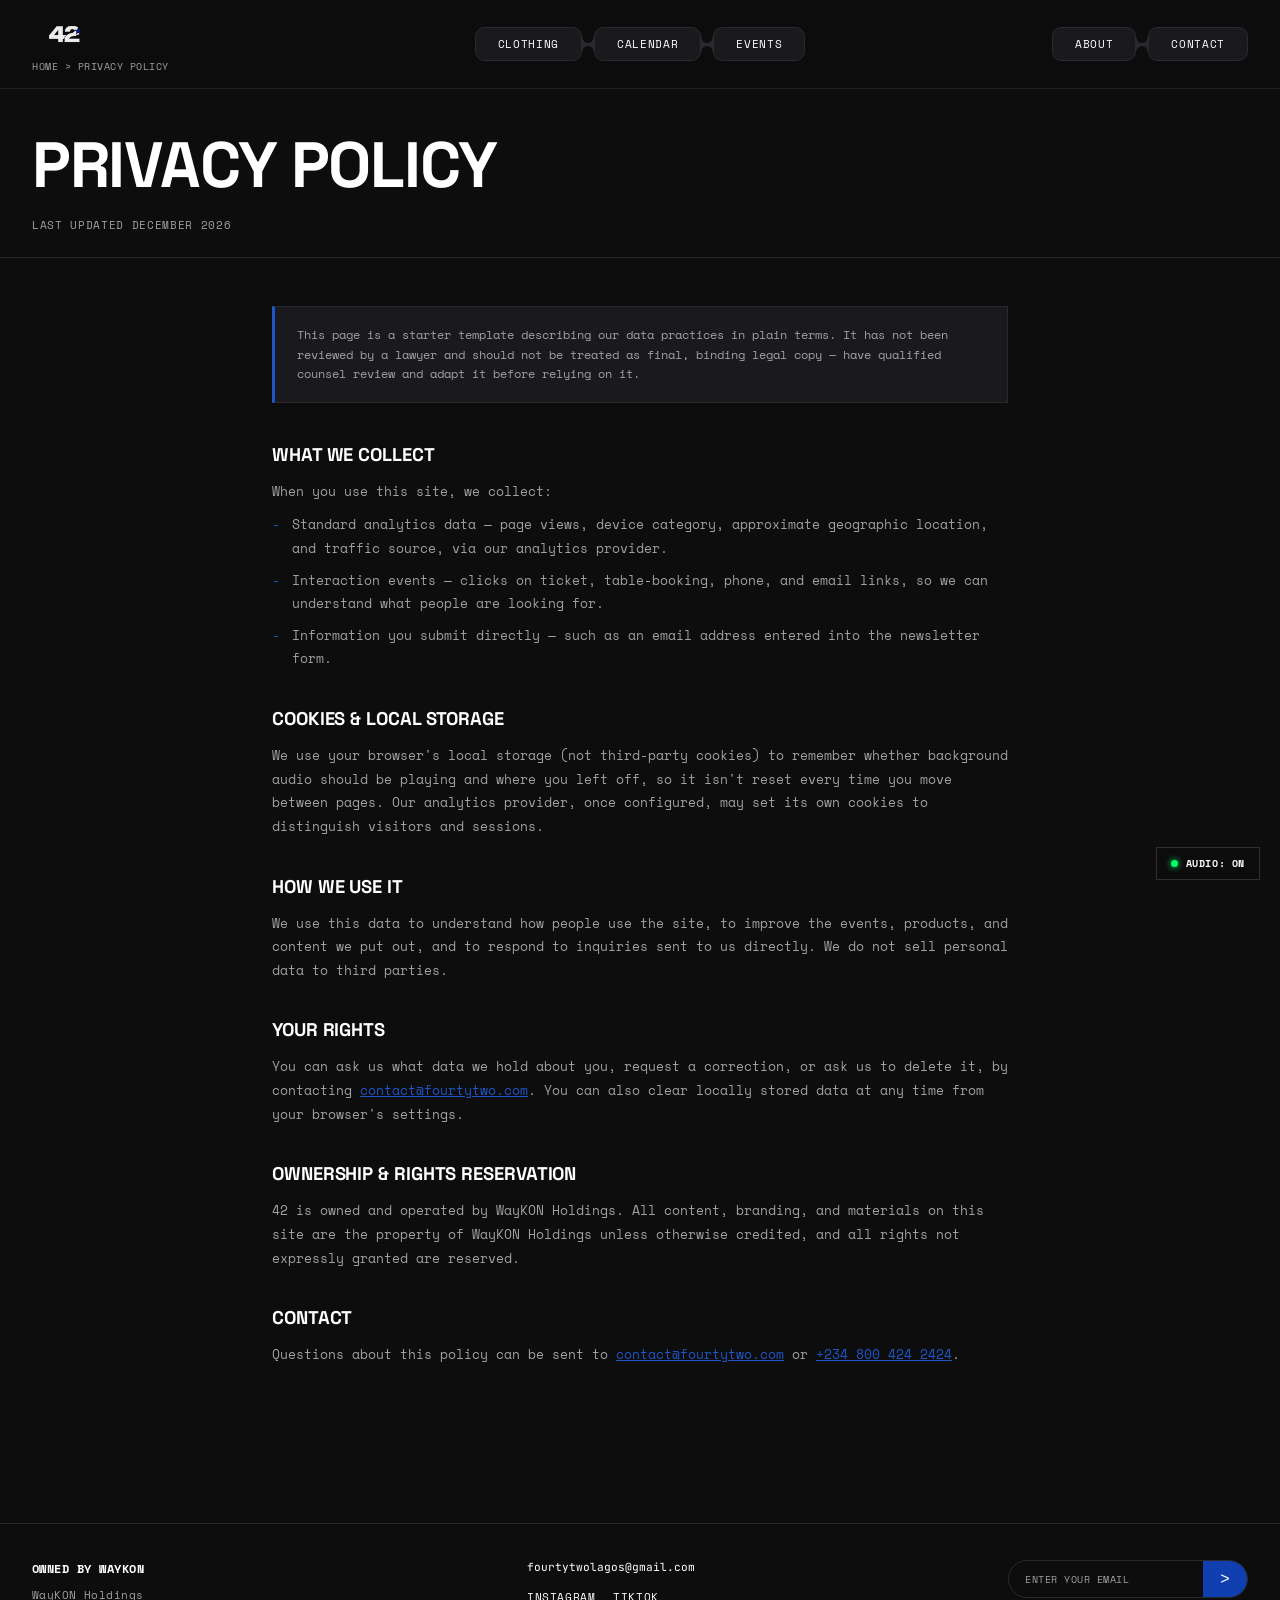
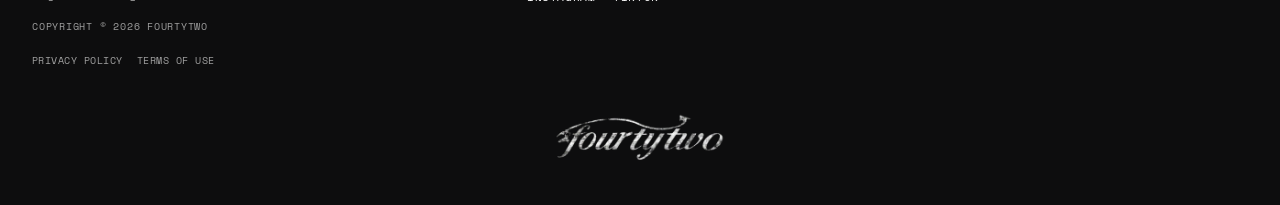
<file: privacy.html>
<!DOCTYPE html>
<html lang="en">
<head>
    <meta charset="UTF-8">
    <meta name="viewport" content="width=device-width, initial-scale=1.0">
    <title>Privacy Policy - 42</title>
    <meta name="description" content="42's privacy policy — what data we collect, how cookies and local storage are used, and your rights.">
    <link rel="canonical" href="https://fourtytwolagos.com/privacy.html">
    <link rel="icon" type="image/png" href="assets/42-logo-black.png">
    <link rel="apple-touch-icon" href="assets/42-logo-black.png">
    <link rel="stylesheet" href="header-footer.css">
    <link rel="stylesheet" href="legal.css">
    <link rel="stylesheet" href="audio-widget.css">
</head>
<body>
    <header class="pdp-header">
        <div class="header-left">
            <a href="index.html"><img src="assets/42logowhite.png" alt="42" class="pdp-logo"></a>
            <span class="pdp-breadcrumb">Home &gt; Privacy Policy</span>
        </div>

        <div class="header-center">
            <nav class="pdp-nav-center">
                <div class="ticket-group">
                    <a href="clothing.html" class="ticket-tab">Clothing</a>
                    <span class="ticket-neck"></span>
                    <a href="calendar.html" class="ticket-tab">Calendar</a>
                    <span class="ticket-neck"></span>
                    <a href="events.html" class="ticket-tab">Events</a>
                </div>
            </nav>
        </div>

        <div class="header-right">
            <div class="pdp-nav-right">
                <div class="ticket-group">
                    <a href="about.html" class="ticket-tab">About</a>
                    <span class="ticket-neck"></span>
                    <a href="contact.html" class="ticket-tab">Contact</a>
                </div>
            </div>
            <button class="hamburger-btn" id="hamburgerBtn" aria-label="Open menu">
                <span></span><span></span><span></span>
            </button>
        </div>
    </header>

    <div class="mobile-menu-overlay" id="mobileMenu">
        <button class="mobile-menu-close" id="mobileMenuClose" aria-label="Close menu">&times;</button>
        <nav class="mobile-menu-list">
            <a href="index.html" class="mobile-menu-item"><span class="mm-index">0001</span>Home</a>
            <a href="events.html" class="mobile-menu-item"><span class="mm-index">0002</span>Events</a>
            <a href="clothing.html" class="mobile-menu-item"><span class="mm-index">0003</span>Clothing</a>
            <a href="calendar.html" class="mobile-menu-item"><span class="mm-index">0004</span>Calendar</a>
            <a href="about.html" class="mobile-menu-item"><span class="mm-index">0005</span>About</a>
            <a href="contact.html" class="mobile-menu-item"><span class="mm-index">0006</span>Contact</a>
        </nav>
    </div>

    <section class="legal-header">
        <h1>Privacy Policy</h1>
        <p>Last updated December 2026</p>
    </section>

    <div class="legal-body">
        <div class="legal-notice">
            This page is a starter template describing our data practices in plain terms. It has
            not been reviewed by a lawyer and should not be treated as final, binding legal
            copy &mdash; have qualified counsel review and adapt it before relying on it.
        </div>

        <div class="legal-section">
            <h2>What We Collect</h2>
            <p>When you use this site, we collect:</p>
            <ul>
                <li>Standard analytics data &mdash; page views, device category, approximate geographic location, and traffic source, via our analytics provider.</li>
                <li>Interaction events &mdash; clicks on ticket, table-booking, phone, and email links, so we can understand what people are looking for.</li>
                <li>Information you submit directly &mdash; such as an email address entered into the newsletter form.</li>
            </ul>
        </div>

        <div class="legal-section">
            <h2>Cookies &amp; Local Storage</h2>
            <p>
                We use your browser's local storage (not third-party cookies) to remember whether
                background audio should be playing and where you left off, so it isn't reset every
                time you move between pages. Our analytics provider, once configured, may set its
                own cookies to distinguish visitors and sessions.
            </p>
        </div>

        <div class="legal-section">
            <h2>How We Use It</h2>
            <p>
                We use this data to understand how people use the site, to improve the events,
                products, and content we put out, and to respond to inquiries sent to us directly.
                We do not sell personal data to third parties.
            </p>
        </div>

        <div class="legal-section">
            <h2>Your Rights</h2>
            <p>
                You can ask us what data we hold about you, request a correction, or ask us to
                delete it, by contacting <a href="mailto:contact@fourtytwo.com">contact@fourtytwo.com</a>.
                You can also clear locally stored data at any time from your browser's settings.
            </p>
        </div>

        <div class="legal-section">
            <h2>Ownership &amp; Rights Reservation</h2>
            <p>
                42 is owned and operated by WayKON Holdings. All content, branding, and materials on
                this site are the property of WayKON Holdings unless otherwise credited, and all
                rights not expressly granted are reserved.
            </p>
        </div>

        <div class="legal-section">
            <h2>Contact</h2>
            <p>
                Questions about this policy can be sent to
                <a href="mailto:contact@fourtytwo.com">contact@fourtytwo.com</a> or
                <a href="tel:+2348004242424">+234 800 424 2424</a>.
            </p>
        </div>
    </div>

    <footer class="pdp-footer">
        <div class="footer-top">
            <div class="footer-col footer-legal">
                <p class="footer-owner">Owned by WayKON</p>
                <p class="footer-owner-sub">WayKON Holdings</p>
                <p class="footer-copyright">Copyright &copy; 2026 Fourtytwo</p>
                <div class="footer-legal-links">
                    <a href="privacy.html" class="footer-link">Privacy Policy</a>
                    <a href="terms.html" class="footer-link">Terms of Use</a>
                </div>
            </div>

            <div class="footer-col footer-contact">
                <a href="mailto:fourtytwolagos@gmail.com" class="footer-link footer-email">fourtytwolagos@gmail.com</a>
                <div class="footer-social">
                    <a href="#" class="footer-link" target="_blank" rel="noopener">Instagram</a>
                    <a href="#" class="footer-link" target="_blank" rel="noopener">TikTok</a>
                </div>
            </div>

            <div class="footer-col footer-newsletter">
                <form class="newsletter-form" id="globalNewsletterForm">
                    <input type="email" placeholder="Enter your email" required>
                    <button type="submit" aria-label="Subscribe">&gt;</button>
                </form>
            </div>
        </div>

        <div class="footer-hero">
            <img src="assets/42hooklogo.png" alt="42" class="footer-hero-logo" loading="lazy">
        </div>
    </footer>

    <script>
        var hamburgerBtn = document.getElementById('hamburgerBtn');
        var mobileMenu = document.getElementById('mobileMenu');
        var mobileMenuClose = document.getElementById('mobileMenuClose');

        hamburgerBtn.addEventListener('click', function () {
            mobileMenu.classList.add('open');
        });

        mobileMenuClose.addEventListener('click', function () {
            mobileMenu.classList.remove('open');
        });

        document.querySelectorAll('.mobile-menu-item').forEach(function (item) {
            item.addEventListener('click', function () {
                mobileMenu.classList.remove('open');
            });
        });

        var globalNewsletterForm = document.getElementById('globalNewsletterForm');
        globalNewsletterForm.addEventListener('submit', function (e) {
            e.preventDefault();
            globalNewsletterForm.reset();
        });
    </script>

    <button type="button" class="audio-widget" aria-label="Toggle background audio">
        <span class="audio-status-light"></span>
        <span class="audio-label">Audio: On</span>
    </button>
    <script src="analytics.js" defer></script>
    <script src="audio.js" defer></script>
    <script src="pjax.js" defer></script>
</body>
</html>
</file>
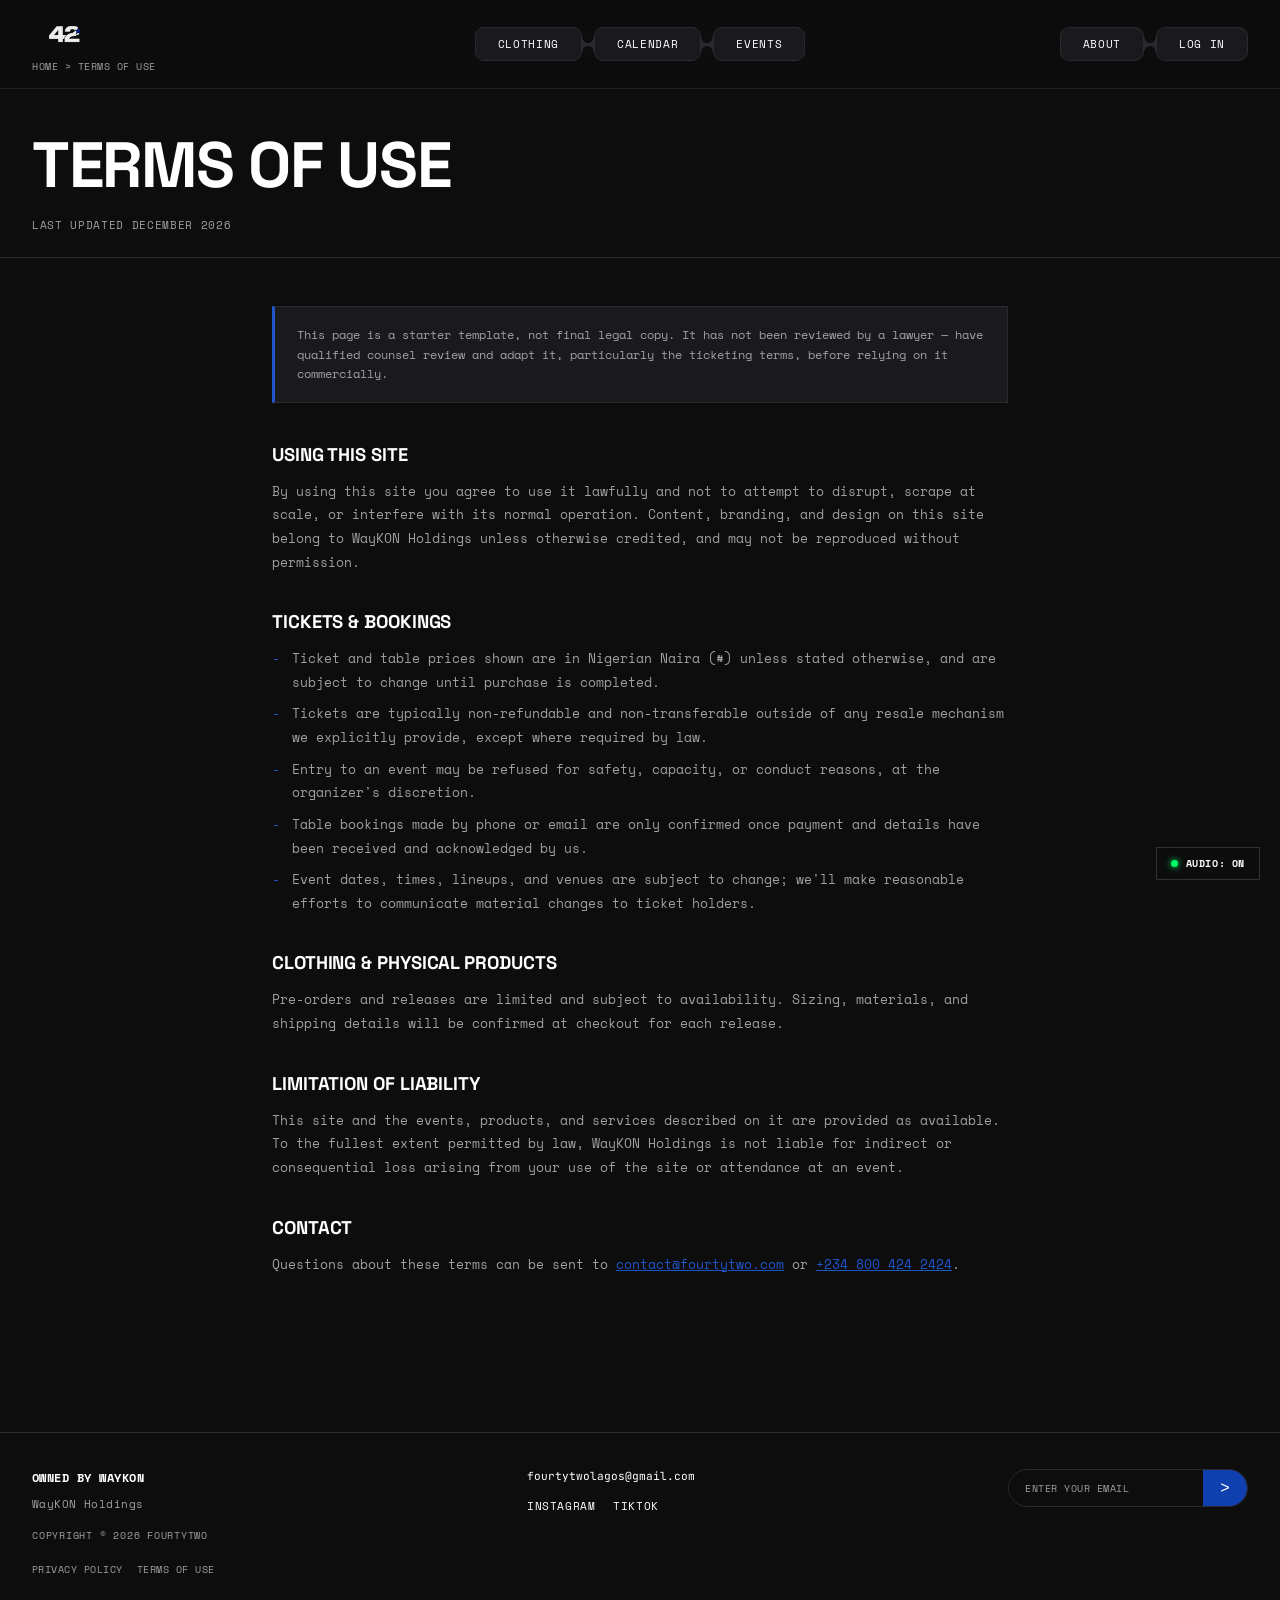
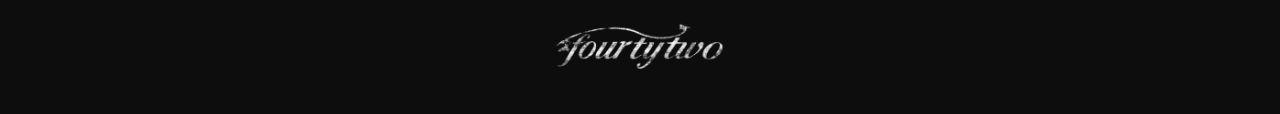
<file: terms.html>
<!DOCTYPE html>
<html lang="en">
<head>
    <meta charset="UTF-8">
    <meta name="viewport" content="width=device-width, initial-scale=1.0">
    <title>Terms of Use - 42</title>
    <meta name="description" content="42's terms of use — site usage, ticketing terms, and rights reservation for WayKON Holdings.">
    <link rel="canonical" href="https://fourtytwolagos.com/terms.html">
    <link rel="icon" type="image/png" href="assets/42-logo-black.png">
    <link rel="apple-touch-icon" href="assets/42-logo-black.png">
    <link rel="stylesheet" href="header-footer.css">
    <link rel="stylesheet" href="legal.css">
    <link rel="stylesheet" href="audio-widget.css">
</head>
<body>
    <header class="pdp-header">
        <div class="header-left">
            <a href="index.html"><img src="assets/42logowhite.png" alt="42" class="pdp-logo"></a>
            <span class="pdp-breadcrumb">Home &gt; Terms of Use</span>
        </div>

        <div class="header-center">
            <nav class="pdp-nav-center">
                <div class="ticket-group">
                    <a href="clothing.html" class="ticket-tab">Clothing</a>
                    <span class="ticket-neck"></span>
                    <a href="calendar.html" class="ticket-tab">Calendar</a>
                    <span class="ticket-neck"></span>
                    <a href="events.html" class="ticket-tab">Events</a>
                </div>
            </nav>
        </div>

        <div class="header-right">
            <div class="pdp-nav-right">
                <div class="ticket-group">
                    <a href="about.html" class="ticket-tab">About</a>
                    <span class="ticket-neck"></span>
                    <a href="#" class="ticket-tab">Log In</a>
                </div>
            </div>
            <button class="hamburger-btn" id="hamburgerBtn" aria-label="Open menu">
                <span></span><span></span><span></span>
            </button>
        </div>
    </header>

    <div class="mobile-menu-overlay" id="mobileMenu">
        <button class="mobile-menu-close" id="mobileMenuClose" aria-label="Close menu">&times;</button>
        <nav class="mobile-menu-list">
            <a href="index.html" class="mobile-menu-item"><span class="mm-index">0001</span>Home</a>
            <a href="events.html" class="mobile-menu-item"><span class="mm-index">0002</span>Events</a>
            <a href="clothing.html" class="mobile-menu-item"><span class="mm-index">0003</span>Clothing</a>
            <a href="calendar.html" class="mobile-menu-item"><span class="mm-index">0004</span>Calendar</a>
            <a href="about.html" class="mobile-menu-item"><span class="mm-index">0005</span>About</a>
            <a href="about.html#contact" class="mobile-menu-item"><span class="mm-index">0006</span>Contact</a>
        </nav>
    </div>

    <section class="legal-header">
        <h1>Terms of Use</h1>
        <p>Last updated December 2026</p>
    </section>

    <div class="legal-body">
        <div class="legal-notice">
            This page is a starter template, not final legal copy. It has not been reviewed by a
            lawyer &mdash; have qualified counsel review and adapt it, particularly the ticketing
            terms, before relying on it commercially.
        </div>

        <div class="legal-section">
            <h2>Using This Site</h2>
            <p>
                By using this site you agree to use it lawfully and not to attempt to disrupt,
                scrape at scale, or interfere with its normal operation. Content, branding, and
                design on this site belong to WayKON Holdings unless otherwise credited, and may
                not be reproduced without permission.
            </p>
        </div>

        <div class="legal-section">
            <h2>Tickets &amp; Bookings</h2>
            <ul>
                <li>Ticket and table prices shown are in Nigerian Naira (&#8358;) unless stated otherwise, and are subject to change until purchase is completed.</li>
                <li>Tickets are typically non-refundable and non-transferable outside of any resale mechanism we explicitly provide, except where required by law.</li>
                <li>Entry to an event may be refused for safety, capacity, or conduct reasons, at the organizer's discretion.</li>
                <li>Table bookings made by phone or email are only confirmed once payment and details have been received and acknowledged by us.</li>
                <li>Event dates, times, lineups, and venues are subject to change; we'll make reasonable efforts to communicate material changes to ticket holders.</li>
            </ul>
        </div>

        <div class="legal-section">
            <h2>Clothing &amp; Physical Products</h2>
            <p>
                Pre-orders and releases are limited and subject to availability. Sizing, materials,
                and shipping details will be confirmed at checkout for each release.
            </p>
        </div>

        <div class="legal-section">
            <h2>Limitation of Liability</h2>
            <p>
                This site and the events, products, and services described on it are provided as
                available. To the fullest extent permitted by law, WayKON Holdings is not liable
                for indirect or consequential loss arising from your use of the site or attendance
                at an event.
            </p>
        </div>

        <div class="legal-section">
            <h2>Contact</h2>
            <p>
                Questions about these terms can be sent to
                <a href="mailto:contact@fourtytwo.com">contact@fourtytwo.com</a> or
                <a href="tel:+2348004242424">+234 800 424 2424</a>.
            </p>
        </div>
    </div>

    <footer class="pdp-footer">
        <div class="footer-top">
            <div class="footer-col footer-legal">
                <p class="footer-owner">Owned by WayKON</p>
                <p class="footer-owner-sub">WayKON Holdings</p>
                <p class="footer-copyright">Copyright &copy; 2026 Fourtytwo</p>
                <div class="footer-legal-links">
                    <a href="privacy.html" class="footer-link">Privacy Policy</a>
                    <a href="terms.html" class="footer-link">Terms of Use</a>
                </div>
            </div>

            <div class="footer-col footer-contact">
                <a href="mailto:fourtytwolagos@gmail.com" class="footer-link footer-email">fourtytwolagos@gmail.com</a>
                <div class="footer-social">
                    <a href="#" class="footer-link" target="_blank" rel="noopener">Instagram</a>
                    <a href="#" class="footer-link" target="_blank" rel="noopener">TikTok</a>
                </div>
            </div>

            <div class="footer-col footer-newsletter">
                <form class="newsletter-form" id="globalNewsletterForm">
                    <input type="email" placeholder="Enter your email" required>
                    <button type="submit" aria-label="Subscribe">&gt;</button>
                </form>
            </div>
        </div>

        <div class="footer-hero">
            <img src="assets/42hooklogo.png" alt="42" class="footer-hero-logo" loading="lazy">
        </div>
    </footer>

    <script>
        var hamburgerBtn = document.getElementById('hamburgerBtn');
        var mobileMenu = document.getElementById('mobileMenu');
        var mobileMenuClose = document.getElementById('mobileMenuClose');

        hamburgerBtn.addEventListener('click', function () {
            mobileMenu.classList.add('open');
        });

        mobileMenuClose.addEventListener('click', function () {
            mobileMenu.classList.remove('open');
        });

        document.querySelectorAll('.mobile-menu-item').forEach(function (item) {
            item.addEventListener('click', function () {
                mobileMenu.classList.remove('open');
            });
        });

        var globalNewsletterForm = document.getElementById('globalNewsletterForm');
        globalNewsletterForm.addEventListener('submit', function (e) {
            e.preventDefault();
            globalNewsletterForm.reset();
        });
    </script>

    <button type="button" class="audio-widget" aria-label="Toggle background audio">
        <span class="audio-status-light"></span>
        <span class="audio-label">Audio: On</span>
    </button>
    <script src="analytics.js" defer></script>
    <script src="audio.js" defer></script>
    <script src="pjax.js" defer></script>
</body>
</html>
</file>
<file: directory.css>
/* ===== 42 — Directory Gateway (Homepage) =====
   Skeuomorphic folder-grid entrance. Folders are pure CSS (gradients +
   shadows) — no image asset exists for this, and a CSS component scales
   cleanly and stays theme-consistent. Loads immediately, no pre-loader. */

@import url('https://fonts.googleapis.com/css2?family=Space+Mono:wght@400;700&family=Space+Grotesk:wght@700&display=swap');

:root {
    --bg: #0D0D0E;
    --ink: #FFFFFF;
    --grey: #A0A0A0;
    --accent-hover: #1E56C8;
}

* {
    margin: 0;
    padding: 0;
    box-sizing: border-box;
}

html, body {
    width: 100%;
    height: 100%;
    overflow: hidden;
}

body {
    background: var(--bg);
    color: var(--ink);
    font-family: 'Space Mono', 'Courier Prime', monospace;
    position: fixed;
    inset: 0;
}

a {
    color: inherit;
    text-decoration: none;
}

/* ===== Top-Left Logo ===== */
.directory-logo {
    position: fixed;
    top: 28px;
    left: 32px;
    z-index: 40;
    height: 46px;
    width: auto;
}

/* ===== Top-Right Log In ===== */
.directory-login {
    position: fixed;
    top: 20px;
    right: 20px;
    z-index: 10000;
    background: none;
    border: 1px solid rgba(255, 255, 255, 0.18);
    color: var(--ink);
    padding: 9px 18px;
    font-family: 'Space Mono', monospace;
    font-size: 0.62rem;
    font-weight: 700;
    letter-spacing: 0.08em;
    text-transform: uppercase;
    transition: border-color 0.2s ease, color 0.2s ease;
}

.directory-login:hover {
    border-color: var(--accent-hover);
    color: var(--accent-hover);
}

/* ===== Folder Grid Stage ===== */
.directory-stage {
    height: 100vh;
    height: 100dvh;
    display: flex;
    flex-direction: column;
    align-items: center;
    justify-content: center;
    gap: 2.5rem;
    padding: 24px;
}

.folder-row {
    display: flex;
    justify-content: center;
    gap: 2rem;
    flex-wrap: wrap;
}

.folder-item {
    display: flex;
    flex-direction: column;
    align-items: center;
    gap: 14px;
    width: 128px;
}

.folder-icon {
    position: relative;
    width: 92px;
    height: 70px;
    filter: drop-shadow(0 12px 16px rgba(0, 0, 0, 0.6));
    transition: transform 0.25s cubic-bezier(0.34, 1.56, 0.64, 1);
}

.folder-item:hover .folder-icon,
.folder-item:focus-visible .folder-icon {
    transform: translateY(-4px);
}

.folder-tab {
    position: absolute;
    top: 0;
    left: 0;
    width: 42%;
    height: 13px;
    background: linear-gradient(180deg, #f2f2f3 0%, #cfcfd2 100%);
    border-radius: 3px 6px 0 0;
}

.folder-body {
    position: absolute;
    top: 9px;
    left: 0;
    right: 0;
    bottom: 0;
    border-radius: 3px;
    background: linear-gradient(165deg, #f0f0f2 0%, #c7c7cb 35%, #97979c 70%, #7d7d82 100%);
    box-shadow:
        inset 0 1px 0 rgba(255, 255, 255, 0.7),
        inset 0 -10px 14px rgba(0, 0, 0, 0.18);
}

.folder-body::after {
    content: '';
    position: absolute;
    top: 6px;
    left: 8px;
    right: 8px;
    height: 30%;
    background: linear-gradient(180deg, rgba(255, 255, 255, 0.55), rgba(255, 255, 255, 0));
    border-radius: 2px;
    pointer-events: none;
}

.folder-label {
    font-size: 0.66rem;
    font-weight: 700;
    letter-spacing: 0.06em;
    text-transform: uppercase;
    text-align: center;
    color: var(--ink);
    transition: color 0.2s ease;
}

.folder-item:hover .folder-label,
.folder-item:focus-visible .folder-label {
    color: var(--accent-hover);
}

/* ===== Responsive ===== */
@media (max-width: 900px) {
    .folder-row {
        gap: 1.4rem;
    }

    .folder-item {
        width: 108px;
    }

    .folder-icon {
        width: 78px;
        height: 60px;
    }
}

@media (max-width: 640px) {
    .directory-logo {
        top: 20px;
        left: 20px;
        height: 34px;
    }

    .directory-login {
        top: 16px;
        right: 16px;
        padding: 8px 14px;
    }

    .directory-stage {
        gap: 1.8rem;
    }

    .folder-row {
        gap: 1.1rem;
    }

    .folder-item {
        width: 92px;
        gap: 10px;
    }

    .folder-icon {
        width: 68px;
        height: 52px;
    }

    .folder-label {
        font-size: 0.58rem;
    }
}

@media (max-width: 768px) {
    .directory-stage {
        padding-top: 16px;
        padding-bottom: 16px;
    }
}
</file>
<file: audio-widget.css>
/* ===== 42 — Shared Audio Widget =====
   Self-contained (hardcoded colors) so it works identically on every
   page regardless of which theme stylesheet is also loaded. */

.audio-widget {
    position: fixed;
    bottom: 20px;
    right: 20px;
    z-index: 10000;
    display: inline-flex;
    align-items: center;
    gap: 8px;
    width: auto;
    max-width: 180px;
    background: rgba(13, 13, 14, 0.9);
    border: 1px solid rgba(255, 255, 255, 0.15);
    color: #ffffff;
    padding: 8px 14px;
    font-family: 'Space Mono', 'Courier Prime', monospace;
    font-size: 0.62rem;
    font-weight: 700;
    letter-spacing: 0.06em;
    text-transform: uppercase;
    white-space: nowrap;
    cursor: pointer;
}

.audio-status-light {
    flex-shrink: 0;
    width: 7px;
    height: 7px;
    border-radius: 50%;
    background: #00FF66;
    box-shadow: 0 0 6px #00FF66;
}

.audio-widget.off .audio-status-light {
    background: #FF0033;
    box-shadow: 0 0 6px #FF0033;
}

@media (max-width: 768px) {
    .audio-widget {
        bottom: 16px;
        right: 16px;
        padding: 7px 12px;
    }
}
</file>
<file: header-footer.css>
/* ===== 42 — Shared Header + Footer System =====
   Loaded on every page so the top nav and global footer render
   identically site-wide. Component classes only — each page keeps
   its own body/reset/page-content styles in its own stylesheet. */

@import url('https://fonts.googleapis.com/css2?family=Space+Mono:wght@400;700&family=Space+Grotesk:wght@500;700&family=JetBrains+Mono:wght@400;500&display=swap');

:root {
    --bg: #0D0D0E;
    --panel: #1A1A1E;
    --panel-border: #2A2A2E;
    --ink: #FFFFFF;
    --grey: #A0A0A0;
    --accent: #1040B0;
    --accent-hover: #1E56C8;
}

/* ===== Header (sticky) ===== */
.pdp-header {
    position: fixed;
    top: 0;
    left: 0;
    right: 0;
    z-index: 9999;
    display: grid;
    grid-template-columns: 1fr auto 1fr;
    align-items: center;
    gap: 16px;
    padding: 14px 32px;
    background: rgba(13, 13, 14, 0.85);
    backdrop-filter: blur(10px);
    -webkit-backdrop-filter: blur(10px);
    border-bottom: 1px solid rgba(255, 255, 255, 0.08);
}

/* Compensates for the header's own height now that it's removed from
   normal flow — keeps every page's content clear of the fixed bar.
   Explicit scroll rules guard against any page-specific stylesheet
   (e.g. directory.css) leaving overflow locked after a pjax swap —
   belt-and-suspenders on top of the pjax stylesheet-reconciliation fix. */
body {
    padding-top: 84px;
    overflow-y: auto;
    overflow-x: hidden;
}

.header-left {
    display: flex;
    flex-direction: column;
    gap: 4px;
    justify-self: start;
}

.header-center {
    display: flex;
    align-items: center;
    justify-self: center;
}

.header-right {
    display: flex;
    align-items: center;
    gap: 16px;
    justify-self: end;
}

.pdp-logo {
    display: block;
    height: 40px;
    width: auto;
}

.pdp-breadcrumb {
    font-family: 'Space Mono', monospace;
    font-size: 0.65rem;
    letter-spacing: 0.05em;
    text-transform: uppercase;
    color: var(--grey);
}

.pdp-nav-center {
    display: flex;
}

/* ===== Hamburger (mobile only) ===== */
.hamburger-btn {
    display: none;
    flex-direction: column;
    justify-content: center;
    gap: 5px;
    width: 28px;
    height: 22px;
    background: none;
    border: none;
    cursor: pointer;
    padding: 0;
}

.hamburger-btn span {
    display: block;
    width: 100%;
    height: 2px;
    background: #ffffff;
}

/* ===== Mobile Full-Screen Menu ===== */
.mobile-menu-overlay {
    position: fixed;
    inset: 0;
    background: var(--bg);
    z-index: 10500;
    display: flex;
    flex-direction: column;
    justify-content: center;
    padding: 32px 28px;
    opacity: 0;
    transform: translateY(-12px);
    pointer-events: none;
    transition: opacity 0.25s ease, transform 0.25s ease;
}

.mobile-menu-overlay.open {
    opacity: 1;
    transform: translateY(0);
    pointer-events: auto;
}

.mobile-menu-close {
    position: absolute;
    top: 24px;
    right: 28px;
    background: none;
    border: none;
    color: #ffffff;
    font-size: 2rem;
    line-height: 1;
    cursor: pointer;
}

.mobile-menu-list {
    display: flex;
    flex-direction: column;
    gap: 4px;
}

.mobile-menu-item {
    display: flex;
    align-items: baseline;
    gap: 20px;
    font-family: 'Space Grotesk', 'Space Mono', monospace;
    font-size: clamp(2.6rem, 12vw, 4.2rem);
    font-weight: 700;
    text-transform: uppercase;
    letter-spacing: -0.01em;
    line-height: 1.02;
    color: #ffffff;
    text-decoration: none;
}

.mm-index {
    font-family: 'Space Mono', monospace;
    font-size: 0.9rem;
    font-weight: 400;
    color: var(--grey);
    min-width: 2.6em;
}

.mobile-menu-item.active,
.mobile-menu-item.active .mm-index {
    color: var(--accent-hover);
}

/* ===== Ticket-Tab Component =====
   Interlocking rounded-block navigation with a narrow connecting
   "neck" between each pair of tabs, and small circular notches
   punched out of the neck (colored to match the canvas) to create
   the ticket-stub / perforated coupon-link seam. */
.ticket-group {
    display: flex;
    align-items: center;
}

.ticket-tab {
    position: relative;
    z-index: 2;
    height: 34px;
    padding: 0 22px;
    display: inline-flex;
    align-items: center;
    justify-content: center;
    border-radius: 9px;
    background: var(--panel);
    border: 1px solid var(--panel-border);
    color: var(--ink);
    font-family: 'Space Mono', monospace;
    font-size: 0.68rem;
    letter-spacing: 0.06em;
    text-transform: uppercase;
    text-decoration: none;
    white-space: nowrap;
    cursor: pointer;
    transition: background 0.2s ease, border-color 0.2s ease, color 0.2s ease;
}

.ticket-tab.active {
    background: var(--accent);
    border-color: var(--accent);
    color: #ffffff;
}

.ticket-tab:hover {
    background: var(--accent-hover);
    border-color: var(--accent-hover);
    color: #ffffff;
}

.ticket-neck {
    position: relative;
    z-index: 1;
    width: 14px;
    height: 14px;
    flex-shrink: 0;
    background: var(--panel-border);
    margin: 0 -1px;
}

.ticket-neck::before,
.ticket-neck::after {
    content: '';
    position: absolute;
    left: 50%;
    transform: translateX(-50%);
    width: 11px;
    height: 11px;
    border-radius: 50%;
    background: var(--bg);
}

.ticket-neck::before {
    top: -5.5px;
}

.ticket-neck::after {
    bottom: -5.5px;
}

/* ===== Footer ===== */
.pdp-footer {
    background: var(--bg);
    border-top: 1px solid var(--panel-border);
    margin-top: 40px;
}

.footer-top {
    max-width: 1400px;
    margin: 0 auto;
    padding: 36px 32px 10px;
    display: flex;
    flex-wrap: wrap;
    gap: 40px;
    justify-content: space-between;
}

.footer-col {
    display: flex;
    flex-direction: column;
    gap: 10px;
}

.footer-owner {
    color: var(--ink);
    font-weight: 700;
    text-transform: uppercase;
    letter-spacing: 0.04em;
    font-size: 0.75rem;
}

.footer-owner-sub {
    color: var(--grey);
    font-size: 0.68rem;
    letter-spacing: 0.04em;
}

.footer-copyright {
    color: var(--grey);
    margin-top: 6px;
    text-transform: uppercase;
    letter-spacing: 0.08em;
    font-size: 0.6rem;
}

.footer-legal-links {
    display: flex;
    gap: 14px;
    margin-top: 10px;
}

.footer-legal-links .footer-link {
    font-size: 0.6rem;
    color: var(--grey);
}

.footer-legal-links .footer-link:hover {
    color: var(--accent-hover);
}

.footer-link {
    color: var(--ink);
    text-decoration: none;
    text-transform: uppercase;
    letter-spacing: 0.05em;
    font-size: 0.7rem;
    transition: color 0.2s ease;
}

.footer-link:hover {
    color: var(--accent-hover);
}

.footer-email {
    font-family: 'JetBrains Mono', 'Space Mono', monospace;
    text-transform: none;
    letter-spacing: 0;
}

.footer-social {
    display: flex;
    gap: 18px;
    margin-top: 4px;
}

.newsletter-form {
    display: flex;
    border: 1px solid var(--panel-border);
    border-radius: 999px;
    overflow: hidden;
    min-width: 240px;
}

.newsletter-form input {
    flex: 1;
    background: transparent;
    border: none;
    padding: 10px 16px;
    color: var(--ink);
    font-family: 'Space Mono', monospace;
    font-size: 0.65rem;
    text-transform: uppercase;
    letter-spacing: 0.05em;
}

.newsletter-form input::placeholder {
    color: var(--grey);
}

.newsletter-form input:focus {
    outline: none;
}

.newsletter-form button {
    background: var(--accent);
    border: none;
    color: #ffffff;
    width: 44px;
    font-size: 1rem;
    cursor: pointer;
    transition: background 0.2s ease;
}

.newsletter-form button:hover {
    background: var(--accent-hover);
}

.footer-hero {
    width: 100%;
    overflow: hidden;
    padding: 0 24px 4px;
    display: flex;
    justify-content: center;
}

.footer-hero-logo {
    max-width: 220px;
    width: 100%;
    height: auto;
    margin: 0 auto;
    display: block;
}

/* ===== Responsive (Mobile ≤768px) ===== */
@media (max-width: 768px) {
    .pdp-header {
        grid-template-columns: 1fr auto;
        align-items: center;
        padding: 12px 20px;
    }

    body {
        padding-top: 72px;
    }

    .header-left {
        justify-self: start;
    }

    .pdp-logo {
        height: 32px;
    }

    .header-center {
        display: none;
    }

    .header-right {
        justify-self: end;
    }

    .header-right .pdp-nav-right {
        display: none;
    }

    .hamburger-btn {
        display: flex;
    }

    .footer-top {
        flex-direction: column;
        gap: 28px;
        padding: 36px 24px 16px;
    }

    .newsletter-form {
        min-width: 0;
        width: 100%;
    }
}
</file>
<file: about.css>
/* ===== 42 — About Page =====
   Editorial, numbered-section layout matching the Events/Calendar
   design language (Space Mono/Space Grotesk, shared --bg/--panel/
   --accent tokens, kinetic-clip reveals) instead of the old
   mismatched generic stylesheet. Header, mobile menu, ticket-tab
   component, and footer come from header-footer.css (shared
   site-wide). */

@import url('https://fonts.googleapis.com/css2?family=Space+Mono:wght@400;700&family=Space+Grotesk:wght@600;700&display=swap');

* {
    margin: 0;
    padding: 0;
    box-sizing: border-box;
}

html, body {
    width: 100%;
    overflow-x: hidden;
}

body {
    background-color: var(--bg);
    color: var(--ink);
    font-family: 'Space Mono', 'Courier Prime', monospace;
    min-height: 100vh;
}

a {
    color: inherit;
}

/* ===== Kinetic clip-path reveal (matches Events/Calendar) ===== */
.kinetic-clip {
    clip-path: inset(0 0 100% 0);
    transition: clip-path 0.9s cubic-bezier(0.16, 1, 0.3, 1);
}

.kinetic-clip.in-view {
    clip-path: inset(0 0 0% 0);
}

/* ===== Page Header ===== */
.ab-header {
    padding: 40px 32px 24px;
    border-bottom: 1px solid var(--panel-border);
}

.ab-header h1 {
    font-family: 'Space Grotesk', sans-serif;
    font-size: clamp(2.4rem, 6vw, 4.2rem);
    font-weight: 700;
    letter-spacing: -0.02em;
    line-height: 0.95;
    text-transform: uppercase;
}

.ab-header p {
    margin-top: 12px;
    color: var(--grey);
    font-size: 0.75rem;
    letter-spacing: 0.05em;
    text-transform: uppercase;
}

/* ===== Numbered Section Blocks ===== */
.ab-block {
    max-width: 1000px;
    margin: 0 auto;
    padding: 56px 32px 0;
}

.ab-block:last-of-type {
    padding-bottom: 56px;
}

.ab-section-head {
    display: flex;
    align-items: baseline;
    gap: 14px;
    margin-bottom: 20px;
}

.ab-section-index {
    font-family: 'Space Mono', monospace;
    font-size: 0.75rem;
    color: var(--grey);
}

.ab-section-head h2 {
    font-family: 'Space Grotesk', sans-serif;
    font-size: clamp(1.4rem, 3vw, 2.1rem);
    text-transform: uppercase;
    letter-spacing: -0.01em;
    font-weight: 700;
}

.ab-copy {
    color: var(--grey);
    font-size: 0.85rem;
    line-height: 1.85;
    max-width: 70ch;
}

/* ===== Contact Teaser (links out to the dedicated Contact page) ===== */
.ab-contact-teaser {
    max-width: 1000px;
    margin: 0 auto;
    padding: 40px 32px 64px;
    text-align: center;
}

.ab-contact-cta {
    display: inline-flex;
    align-items: center;
    gap: 10px;
    padding: 14px 28px;
    background: var(--accent);
    color: #ffffff;
    text-decoration: none;
    font-size: 0.68rem;
    font-weight: 700;
    letter-spacing: 0.08em;
    text-transform: uppercase;
    border-radius: 999px;
    transition: background 0.2s ease, transform 0.15s ease;
}

.ab-contact-cta:hover {
    background: var(--accent-hover);
    transform: translateY(-1px);
}

/* ===== Responsive ===== */
@media (max-width: 768px) {
    .ab-header {
        padding: 28px 20px 20px;
    }

    .ab-block {
        padding: 40px 20px 0;
    }

    .ab-block:last-of-type {
        padding-bottom: 40px;
    }

    .ab-contact-teaser {
        padding: 32px 20px 48px;
    }
}
</file>
<file: clothing.css>
/* ===== 42 — Clothing / Product HUD Page =====
   Page-specific styles only. Header, mobile menu, ticket-tab
   component, and footer live in header-footer.css (shared site-wide). */

@import url('https://fonts.googleapis.com/css2?family=Space+Mono:wght@400;700&family=Space+Grotesk:wght@600;700&display=swap');

:root {
    --line: #2A2A2E;
    --hud-line: rgba(200, 220, 255, 0.45);
}

* {
    margin: 0;
    padding: 0;
    box-sizing: border-box;
}

html, body {
    width: 100%;
    overflow-x: hidden;
}

body {
    background-color: var(--bg);
    color: var(--ink);
    font-family: 'Space Mono', 'Courier Prime', monospace;
    min-height: 100vh;
}

a {
    color: inherit;
}

/* ===== Stage ===== */
.pdp-stage {
    position: relative;
    min-height: 820px;
    padding: 0 32px 60px;
}

.pdp-image-stage {
    min-height: 760px;
    display: flex;
    align-items: center;
    justify-content: center;
}

.pdp-product-img {
    display: block;
    width: 100%;
    height: auto;
    object-fit: contain;
}

/* Desktop and mobile use different crops of the product photo — only
   one is ever in the layout at a time. */
.pdp-product-img--mobile {
    display: none;
}

.pdp-product-img--desktop {
    max-width: 640px;
    max-height: 800px;
}

/* ===== Left Panel ===== */
.pdp-panel {
    position: absolute;
    width: 320px;
    background: var(--panel);
    border: 1px solid var(--panel-border);
    clip-path: polygon(
        0 14px, 14px 0,
        100% 0,
        100% calc(100% - 14px),
        calc(100% - 14px) 100%,
        0 100%
    );
    box-shadow: 0 12px 30px rgba(0, 0, 0, 0.5);
}

.panel-left {
    top: 24px;
    left: 32px;
}

.panel-right {
    top: 64px;
    right: 32px;
    width: 260px;
}

.panel-inner {
    padding: 22px 22px 18px;
}

/* Product title block */
.product-title {
    font-size: 0.78rem;
    font-weight: 700;
    text-transform: uppercase;
    letter-spacing: 0.03em;
    line-height: 1.5;
    margin-bottom: 12px;
}

.price-row {
    display: flex;
    align-items: center;
    justify-content: space-between;
    margin-bottom: 18px;
}

.price-value {
    font-family: 'Space Grotesk', 'Space Mono', monospace;
    font-size: 1.9rem;
    font-weight: 700;
    letter-spacing: 0.04em;
    color: var(--ink);
}

.tag-pill {
    border: 1px solid var(--accent);
    border-radius: 999px;
    padding: 4px 12px;
    font-size: 0.6rem;
    letter-spacing: 0.08em;
    text-transform: uppercase;
    color: var(--accent-hover);
}

/* Accordion */
.accordion {
    border-top: 1px solid var(--line);
}

.accordion-row {
    border-bottom: 1px solid var(--line);
    padding: 12px 0;
    cursor: pointer;
}

.accordion-row-head {
    display: flex;
    justify-content: space-between;
    align-items: center;
    font-size: 0.68rem;
    font-weight: 700;
    letter-spacing: 0.06em;
    text-transform: uppercase;
}

.accordion-indicator {
    font-size: 0.68rem;
    color: var(--grey);
}

.accordion-row.open .accordion-row-head,
.accordion-row.open .accordion-indicator {
    color: var(--accent-hover);
}

.accordion-body {
    max-height: 0;
    overflow: hidden;
    transition: max-height 0.25s ease;
    font-size: 0.7rem;
    line-height: 1.7;
    color: var(--grey);
}

.accordion-row.open .accordion-body {
    max-height: 240px;
    margin-top: 10px;
}

/* ===== Right Panel ===== */
.size-label {
    font-size: 0.68rem;
    font-weight: 700;
    letter-spacing: 0.06em;
    text-transform: uppercase;
    margin-bottom: 12px;
}

/* Size selector & CTA: flush capsule, no ticket-neck bridge — tabs
   sit directly touching with a shared divider, unlike the header nav. */
.size-selector,
.action-ticket {
    display: flex;
    border: 1px solid var(--panel-border);
    border-radius: 9px;
    overflow: hidden;
    margin-bottom: 14px;
}

.size-selector .ticket-tab,
.action-ticket .ticket-tab {
    flex: 1;
    border: none;
    border-right: 1px solid var(--panel-border);
    border-radius: 0;
}

.size-selector .ticket-tab:last-child,
.action-ticket .ticket-tab:last-child {
    border-right: none;
}

.size-selector .ticket-tab {
    padding: 0 10px;
    font-size: 0.62rem;
}

.fit-note {
    font-size: 0.6rem;
    color: var(--grey);
    line-height: 1.6;
    margin-bottom: 16px;
}

.fit-note a {
    text-decoration: underline;
}

.action-ticket .ticket-tab {
    height: 42px;
    font-weight: 700;
}

.action-ticket .save-btn {
    flex: 0.7;
    padding: 0 14px;
}

.action-ticket .preorder-btn {
    flex: 1;
}

.payment-note {
    font-size: 0.58rem;
    color: var(--grey);
    line-height: 1.6;
}

.payment-note a {
    text-decoration: underline;
    color: var(--accent-hover);
}

/* ===== Currency / Region Widget ===== */
.currency-widget {
    position: fixed;
    bottom: 20px;
    right: 20px;
    z-index: 1500;
}

/* This page already has the currency widget at bottom-right; stack the
   shared audio widget directly above it so neither one overlaps. */
.audio-widget {
    bottom: 66px;
}

.currency-toggle {
    background: var(--panel);
    border: 1px solid var(--panel-border);
    border-radius: 999px;
    color: var(--ink);
    padding: 10px 18px;
    font-family: 'Space Mono', monospace;
    font-size: 0.7rem;
    font-weight: 700;
    letter-spacing: 0.06em;
    text-transform: uppercase;
    cursor: pointer;
    box-shadow: 0 10px 24px rgba(0, 0, 0, 0.45);
}

.currency-toggle:hover {
    border-color: var(--accent-hover);
}

.currency-dropdown {
    position: absolute;
    bottom: calc(100% + 10px);
    right: 0;
    min-width: 150px;
    background: var(--panel);
    border: 1px solid var(--panel-border);
    border-radius: 10px;
    overflow: hidden;
    opacity: 0;
    transform: translateY(8px);
    pointer-events: none;
    transition: opacity 0.2s ease, transform 0.2s ease;
    box-shadow: 0 14px 32px rgba(0, 0, 0, 0.5);
}

.currency-dropdown.open {
    opacity: 1;
    transform: translateY(0);
    pointer-events: auto;
}

.currency-dropdown button {
    display: block;
    width: 100%;
    text-align: left;
    padding: 11px 16px;
    background: none;
    border: none;
    border-bottom: 1px solid var(--panel-border);
    color: var(--ink);
    font-family: 'Space Mono', monospace;
    font-size: 0.68rem;
    letter-spacing: 0.05em;
    text-transform: uppercase;
    cursor: pointer;
}

.currency-dropdown button:last-child {
    border-bottom: none;
}

.currency-dropdown button:hover,
.currency-dropdown button.active {
    background: var(--accent-hover);
    color: #ffffff;
}

/* ===== Waitlist Popup =====
   Lightweight corner card (not a full-screen dimming modal) that
   appears 1s after landing on this page. */
.waitlist-popup {
    position: fixed;
    bottom: 24px;
    left: 24px;
    width: 320px;
    max-width: calc(100vw - 32px);
    background: var(--panel);
    border: 1px solid var(--panel-border);
    border-radius: 14px;
    padding: 24px 22px;
    box-shadow: 0 20px 50px rgba(0, 0, 0, 0.55);
    z-index: 2000;
    opacity: 0;
    transform: translateY(16px);
    pointer-events: none;
    transition: opacity 0.35s ease, transform 0.35s ease;
}

.waitlist-popup.open {
    opacity: 1;
    transform: translateY(0);
    pointer-events: auto;
}

.waitlist-popup-close {
    position: absolute;
    top: 10px;
    right: 12px;
    background: none;
    border: none;
    color: var(--grey);
    font-size: 1.4rem;
    line-height: 1;
    cursor: pointer;
    padding: 6px;
    transition: color 0.2s ease;
}

.waitlist-popup-close:hover {
    color: var(--ink);
}

.waitlist-popup-logo {
    height: 22px;
    width: auto;
    display: block;
    margin-bottom: 16px;
}

.waitlist-popup-title {
    font-family: 'Space Grotesk', sans-serif;
    font-size: 1.2rem;
    font-weight: 700;
    text-transform: uppercase;
    letter-spacing: -0.01em;
    margin-bottom: 8px;
}

.waitlist-popup-text {
    font-size: 0.72rem;
    color: var(--grey);
    line-height: 1.6;
    margin-bottom: 18px;
}

.waitlist-popup-form {
    display: flex;
    flex-direction: column;
    gap: 10px;
}

.waitlist-popup-form input {
    width: 100%;
    background: var(--bg);
    border: 1px solid var(--panel-border);
    border-radius: 8px;
    padding: 12px 14px;
    color: var(--ink);
    font-family: 'Space Mono', monospace;
    font-size: 0.72rem;
}

.waitlist-popup-form input::placeholder {
    color: var(--grey);
}

.waitlist-popup-form input:focus {
    outline: none;
    border-color: var(--accent-hover);
}

.waitlist-popup-cta {
    width: 100%;
    background: var(--accent);
    color: #ffffff;
    border: none;
    border-radius: 999px;
    padding: 13px;
    font-family: 'Space Mono', monospace;
    font-size: 0.68rem;
    font-weight: 700;
    letter-spacing: 0.06em;
    text-transform: uppercase;
    cursor: pointer;
    transition: background 0.2s ease;
}

.waitlist-popup-cta:hover {
    background: var(--accent-hover);
}

/* ===== Responsive (Mobile ≤768px) ===== */
@media (max-width: 768px) {
    .pdp-stage {
        display: flex;
        flex-direction: column;
        min-height: auto;
        padding: 24px 24px 40px;
    }

    .pdp-image-stage {
        order: 1;
        min-height: 320px;
    }

    .pdp-product-img--desktop {
        display: none;
    }

    .pdp-product-img--mobile {
        display: block;
        max-width: 260px;
        max-height: 320px;
    }

    .panel-left {
        order: 2;
    }

    .panel-right {
        order: 3;
    }

    .pdp-panel {
        position: static;
        width: 100%;
        margin-bottom: 20px;
    }

    .currency-widget {
        bottom: 16px;
        right: 16px;
    }

    .audio-widget {
        bottom: 60px;
    }

    .waitlist-popup {
        left: 16px;
        right: 16px;
        /* Clears the stacked audio + currency widgets in the bottom-right
           corner instead of sitting under them. */
        bottom: 108px;
        width: auto;
        max-width: none;
        padding: 22px 20px;
    }
}
</file>
<file: contact.css>
/* ===== 42 — Contact Page =====
   Simple, dark, on-brand — phone, email, socials, location. Header,
   mobile menu, ticket-tab component, and footer come from
   header-footer.css (shared site-wide). */

@import url('https://fonts.googleapis.com/css2?family=Space+Mono:wght@400;700&family=Space+Grotesk:wght@600;700&display=swap');

* {
    margin: 0;
    padding: 0;
    box-sizing: border-box;
}

html, body {
    width: 100%;
    overflow-x: hidden;
}

body {
    background-color: var(--bg);
    color: var(--ink);
    font-family: 'Space Mono', 'Courier Prime', monospace;
    min-height: 100vh;
}

a {
    color: inherit;
}

.kinetic-clip {
    clip-path: inset(0 0 100% 0);
    transition: clip-path 0.9s cubic-bezier(0.16, 1, 0.3, 1);
}

.kinetic-clip.in-view {
    clip-path: inset(0 0 0% 0);
}

.ct-header {
    padding: 40px 32px 24px;
    border-bottom: 1px solid var(--panel-border);
}

.ct-header h1 {
    font-family: 'Space Grotesk', sans-serif;
    font-size: clamp(2.4rem, 6vw, 4.2rem);
    font-weight: 700;
    letter-spacing: -0.02em;
    line-height: 0.95;
    text-transform: uppercase;
}

.ct-header p {
    margin-top: 12px;
    color: var(--grey);
    font-size: 0.75rem;
    letter-spacing: 0.05em;
    text-transform: uppercase;
}

.ct-body {
    max-width: 720px;
    margin: 0 auto;
    padding: 64px 32px 100px;
    display: flex;
    flex-direction: column;
    align-items: center;
    gap: 48px;
    text-align: center;
}

.ct-grid {
    display: grid;
    grid-template-columns: repeat(3, 1fr);
    gap: 32px;
    width: 100%;
}

.ct-block {
    display: flex;
    flex-direction: column;
    gap: 8px;
}

.ct-label {
    font-size: 0.62rem;
    letter-spacing: 0.1em;
    text-transform: uppercase;
    color: var(--grey);
}

.ct-value {
    font-family: 'Space Grotesk', sans-serif;
    font-size: 1.1rem;
    font-weight: 700;
    color: var(--ink);
    text-decoration: none;
    letter-spacing: -0.005em;
    transition: color 0.2s ease;
}

a.ct-value:hover {
    color: var(--accent-hover);
}

.ct-social-row {
    display: flex;
    gap: 1.25rem;
}

.social-badge {
    display: flex;
    align-items: center;
    justify-content: center;
    width: 52px;
    height: 52px;
    border-radius: 50%;
    border: 1px solid var(--panel-border);
    color: var(--ink);
    transition: transform 0.25s cubic-bezier(0.34, 1.56, 0.64, 1), box-shadow 0.25s ease, border-color 0.25s ease, color 0.25s ease;
}

.social-badge svg {
    width: 22px;
    height: 22px;
}

.social-badge:hover {
    transform: translateY(-4px) scale(1.05);
    border-color: var(--accent-hover);
    color: var(--accent-hover);
    box-shadow: 0 8px 24px rgba(30, 86, 200, 0.35);
}

@media (max-width: 768px) {
    .ct-header {
        padding: 28px 20px 20px;
    }

    .ct-body {
        padding: 48px 20px 72px;
        gap: 36px;
    }

    .ct-grid {
        grid-template-columns: 1fr;
        gap: 24px;
    }
}
</file>
<file: events.css>
/* ===== 42 — Events Page (Ticket-Stub / Boarding-Pass System) =====
   Page-specific styles. Header, mobile menu, ticket-tab component,
   and footer come from header-footer.css (shared site-wide). */

@import url('https://fonts.googleapis.com/css2?family=Space+Mono:wght@400;700&family=Space+Grotesk:wght@600;700&display=swap');

* {
    margin: 0;
    padding: 0;
    box-sizing: border-box;
}

html, body {
    width: 100%;
    overflow-x: hidden;
}

body {
    background-color: var(--bg);
    color: var(--ink);
    font-family: 'Space Mono', 'Courier Prime', monospace;
    min-height: 100vh;
}

a {
    color: inherit;
}

/* ===== Kinetic clip-path title reveal ===== */
.kinetic-clip {
    clip-path: inset(0 0 100% 0);
    transition: clip-path 0.9s cubic-bezier(0.16, 1, 0.3, 1);
}

.kinetic-clip.in-view {
    clip-path: inset(0 0 0% 0);
}

/* ===== Featured Event Hero ===== */
.ev-hero {
    margin: 0 32px;
    padding-top: 0;
    position: relative;
    display: grid;
    grid-template-columns: 1.05fr 1fr;
    grid-template-rows: auto 1fr;
    grid-template-areas:
        "visual content"
        "visual meta";
    gap: 0 48px;
}

/* Eyes graphic — masked/feathered so it dissolves into the page
   background instead of sitting inside a visible frame. */
.ev-hero-visual {
    grid-area: visual;
    position: relative;
    min-height: 380px;
    display: flex;
    align-items: center;
    justify-content: center;
    overflow: hidden;
    margin-bottom: -1.5rem;
    padding-bottom: 0;
}

/* Dedicated wrapper carries its own black backdrop + mask so the eyes
   graphic never flashes a hard-edged box on repaint (tab refocus, GPU
   compositor resets) — the mask is applied here AND on the <img> itself
   as a redundant second pass, since relying on the img's mask alone was
   the source of the intermittent unmasked-box flash. */
.hero-eyes-wrapper {
    position: relative;
    width: 100%;
    height: 100%;
    background-color: #000000 !important;
    overflow: hidden;
    mask-image: radial-gradient(ellipse at center, rgba(0, 0, 0, 1) 30%, rgba(0, 0, 0, 0) 75%);
    -webkit-mask-image: radial-gradient(ellipse at center, rgba(0, 0, 0, 1) 30%, rgba(0, 0, 0, 0) 75%);
}

.ev-hero-eyes {
    width: 100%;
    height: 100%;
    object-fit: cover;
    display: block;
    mask-image: radial-gradient(ellipse at center, rgba(0, 0, 0, 1) 30%, rgba(0, 0, 0, 0) 75%);
    -webkit-mask-image: radial-gradient(ellipse at center, rgba(0, 0, 0, 1) 30%, rgba(0, 0, 0, 0) 75%);
    mix-blend-mode: screen;
    transform: translateZ(0);
    backface-visibility: hidden;
    -webkit-backface-visibility: hidden;
}

.ev-hero-content {
    grid-area: content;
    align-self: end;
    display: flex;
    flex-direction: column;
    gap: 14px;
    padding: 40px 0 16px;
}

.ev-hero-tag {
    font-size: 0.64rem;
    letter-spacing: 0.1em;
    text-transform: uppercase;
    color: var(--accent-hover);
    font-weight: 700;
}

.ev-hero-title {
    display: flex;
    align-items: center;
    gap: 14px;
    font-family: 'Space Grotesk', sans-serif;
    font-size: clamp(2.2rem, 5vw, 4rem);
    text-transform: uppercase;
    letter-spacing: -0.01em;
}

.ev-title-logo {
    height: 1.15em;
    width: auto;
    display: block;
}

.ev-hero-desc {
    color: var(--grey);
    font-size: 0.78rem;
    line-height: 1.8;
    max-width: 46ch;
}

.ev-hero-meta {
    grid-area: meta;
    align-self: start;
    display: flex;
    flex-direction: column;
    gap: 10px;
    padding: 12px 0 40px;
}

.ev-hero-details {
    display: flex;
    flex-direction: column;
    gap: 10px;
}

.ev-stub-row {
    display: flex;
    justify-content: space-between;
    gap: 28px;
    font-size: 0.62rem;
    letter-spacing: 0.06em;
    text-transform: uppercase;
    color: var(--grey);
    border-bottom: 1px solid var(--panel-border);
    padding-bottom: 10px;
}

.ev-stub-row span:last-child {
    color: var(--ink);
    font-weight: 700;
}

.ev-map-link {
    color: var(--ink);
    text-decoration: underline;
    text-underline-offset: 3px;
    text-decoration-color: var(--panel-border);
    transition: color 0.2s ease, text-decoration-color 0.2s ease;
}

.ev-map-link:hover {
    color: var(--accent-hover);
    text-decoration-color: var(--accent-hover);
}

.ev-hero-cta {
    margin-top: 10px;
    align-self: flex-start;
    padding: 14px 28px;
    background: var(--accent);
    color: #ffffff;
    text-decoration: none;
    font-size: 0.68rem;
    font-weight: 700;
    letter-spacing: 0.08em;
    text-transform: uppercase;
    border-radius: 999px;
    white-space: nowrap;
    transition: background 0.2s ease, transform 0.15s ease;
}

.ev-hero-cta:hover {
    background: var(--accent-hover);
    transform: translateY(-1px);
}

/* Get Tickets CTA on each individual ticket-tier card. */
.ev-card-cta {
    display: inline-flex;
    align-items: center;
    justify-content: center;
    align-self: flex-start;
    margin-top: 12px;
    padding: 10px 20px;
    background: var(--accent);
    color: #ffffff;
    text-decoration: none;
    font-size: 0.6rem;
    font-weight: 700;
    letter-spacing: 0.06em;
    text-transform: uppercase;
    border-radius: 999px;
    transition: background 0.2s ease;
}

.ev-card-cta:hover {
    background: var(--accent-hover);
}

/* Contact / booking block on Premium Table cards. */
.ev-card-contact {
    display: flex;
    flex-direction: column;
    gap: 4px;
    margin-top: 10px;
}

.ev-card-contact-link {
    font-size: 0.62rem;
    color: var(--grey);
    text-decoration: underline;
    text-decoration-color: var(--panel-border);
    text-underline-offset: 3px;
    transition: color 0.2s ease, text-decoration-color 0.2s ease;
}

.ev-card-contact-link:hover {
    color: var(--accent-hover);
    text-decoration-color: var(--accent-hover);
}

.ev-card-book-row {
    display: flex;
    flex-wrap: wrap;
    gap: 8px;
    margin-top: 12px;
}

.ev-card-book-btn {
    flex: 1;
    white-space: nowrap;
    text-align: center;
    padding: 10px 14px;
    background: var(--accent);
    color: #ffffff;
    text-decoration: none;
    font-size: 0.58rem;
    font-weight: 700;
    letter-spacing: 0.05em;
    text-transform: uppercase;
    border-radius: 999px;
    transition: background 0.2s ease, border-color 0.2s ease, color 0.2s ease;
}

.ev-card-book-btn:hover {
    background: var(--accent-hover);
}

.ev-card-book-btn--alt {
    background: transparent;
    border: 1px solid var(--panel-border);
    color: var(--ink);
}

.ev-card-book-btn--alt:hover {
    border-color: var(--accent-hover);
    color: var(--accent-hover);
}

/* ===== Special Guests Marquee ===== */
.ev-guests {
    margin: 0.5rem 0;
}

/* Tightens the gap to the section immediately following the marquee
   (Ticket Options) without affecting other .ev-section-head instances. */
.ev-guests + section .ev-section-head {
    margin-top: 8px;
}

/* transform: translateZ(0) forces its own compositing layer — Safari
   (particularly iOS) can fail to repaint an animated child inside a
   masked ancestor that isn't already on its own layer, which is the
   most likely cause of the marquee sometimes not appearing on phone. */
.ev-marquee {
    width: 100%;
    overflow: hidden;
    transform: translateZ(0);
    -webkit-transform: translateZ(0);
    -webkit-mask-image: linear-gradient(90deg, transparent 0, #000 6%, #000 94%, transparent 100%);
    mask-image: linear-gradient(90deg, transparent 0, #000 6%, #000 94%, transparent 100%);
}

.ev-marquee-track {
    display: flex;
    flex-shrink: 0;
    width: max-content;
    animation: continuous-scroll 30s linear infinite;
    will-change: transform;
}

@keyframes continuous-scroll {
    0% { transform: translate3d(0, 0, 0); }
    100% { transform: translate3d(-50%, 0, 0); }
}

.ev-marquee-card {
    height: 220px;
    width: auto;
    flex-shrink: 0;
    margin: 0;
    padding: 0;
    display: block;
}

/* ===== Section Head ===== */
.ev-section-head {
    display: flex;
    align-items: baseline;
    gap: 14px;
    padding: 0 32px;
    margin: 56px 0 20px;
}

.ev-section-index {
    font-family: 'Space Mono', monospace;
    font-size: 0.75rem;
    color: var(--grey);
}

.ev-section-head h3 {
    font-family: 'Space Grotesk', sans-serif;
    font-size: clamp(1.3rem, 3vw, 1.9rem);
    text-transform: uppercase;
    letter-spacing: -0.01em;
    font-weight: 700;
}

/* ===== Credential Card Grid (Tickets / Tables) ===== */
.ev-card-grid {
    display: grid;
    grid-template-columns: repeat(auto-fit, minmax(240px, 1fr));
    gap: 1px;
    background: var(--panel-border);
    border: 1px solid var(--panel-border);
    margin: 0 32px 8px;
}

.ev-card {
    background: var(--bg);
    padding: 26px 24px;
    display: flex;
    flex-direction: column;
    gap: 10px;
    border-left: 3px solid transparent;
    position: relative;
    overflow: hidden;
    transition: transform 0.4s cubic-bezier(0.16, 1, 0.3, 1), border-color 0.3s ease;
}

.ev-card::after {
    content: '';
    position: absolute;
    inset: 0;
    background: radial-gradient(circle at 85% 15%, rgba(30, 86, 200, 0.14), transparent 55%);
    opacity: 0;
    transition: opacity 0.4s ease;
    pointer-events: none;
}

.ev-card:hover {
    transform: scale(1.03);
    border-left-color: var(--accent-hover);
    z-index: 5;
    box-shadow: 0 20px 40px rgba(0, 0, 0, 0.5);
}

.ev-card:hover::after {
    opacity: 1;
}

.ev-card-index {
    font-size: 0.58rem;
    color: var(--grey);
    letter-spacing: 0.08em;
    text-transform: uppercase;
}

.ev-card h4 {
    font-family: 'Space Grotesk', sans-serif;
    font-size: 1.15rem;
    text-transform: uppercase;
    letter-spacing: -0.01em;
    transition: color 0.3s ease;
}

.ev-card:hover h4 {
    color: var(--accent-hover);
}

.ev-card-price {
    font-family: 'Space Grotesk', sans-serif;
    font-size: 1.5rem;
    font-weight: 700;
    color: var(--ink);
}

.ev-card-sub {
    font-size: 0.6rem;
    color: var(--grey);
    letter-spacing: 0.04em;
    text-transform: uppercase;
}

.ev-card-list {
    list-style: none;
    display: flex;
    flex-direction: column;
    gap: 4px;
    margin-top: 4px;
}

.ev-card-list li {
    font-size: 0.62rem;
    color: var(--grey);
    letter-spacing: 0.02em;
    padding-left: 14px;
    position: relative;
}

.ev-card-list li::before {
    content: '-';
    position: absolute;
    left: 0;
    color: var(--accent-hover);
}

/* ===== Detail Drawer Toggle ===== */
.ev-drawer-toggle {
    background: none;
    border: none;
    color: var(--accent-hover);
    font-family: 'Space Mono', monospace;
    font-size: 0.6rem;
    letter-spacing: 0.06em;
    text-transform: uppercase;
    cursor: pointer;
    text-align: left;
    padding: 0;
    margin-top: 8px;
}

.ev-drawer {
    max-height: 0;
    overflow: hidden;
    transition: max-height 0.4s cubic-bezier(0.16, 1, 0.3, 1), opacity 0.3s ease;
    opacity: 0;
}

.ev-drawer.open {
    max-height: 300px;
    opacity: 1;
    margin-top: 8px;
}

/* ===== Responsive ===== */
@media (max-width: 900px) {
    .ev-hero {
        display: flex;
        flex-direction: column;
        gap: 0;
    }

    .ev-hero-visual {
        order: 1;
        min-height: 320px;
    }

    .ev-hero-eyes {
        transform: scale(1.15);
    }

    .ev-hero-content {
        order: 2;
        padding: 24px 0 8px;
    }

    .ev-hero-meta {
        order: 3;
        flex-direction: row;
        align-items: center;
        justify-content: space-between;
        gap: 16px;
        padding: 16px 0 24px;
    }

    .ev-hero-details {
        flex: 1;
        min-width: 0;
    }

    .ev-hero-cta {
        margin-top: 0;
        margin-left: 8px;
        flex-shrink: 0;
    }
}

@media (max-width: 768px) {
    .ev-hero {
        margin: 20px;
    }

    .ev-hero-visual {
        min-height: 230px;
        margin-bottom: -3rem;
    }

    .ev-hero-content {
        margin-top: 0;
        margin-bottom: 0;
        padding-top: 6px;
    }

    .ev-hero-meta {
        padding: 12px 0 18px;
        gap: 12px;
    }

    .ev-hero-details {
        gap: 8px;
    }

    .ev-stub-row {
        font-size: 0.56rem;
        padding-bottom: 6px;
    }

    .ev-hero-cta {
        padding: 12px 18px;
        font-size: 0.6rem;
    }

    .ev-section-head {
        padding: 0 20px;
        margin: 40px 0 16px;
    }

    .ev-marquee-card {
        height: 150px;
        margin: 0;
    }

    .ev-card-grid {
        grid-template-columns: 1fr;
        margin: 0 20px 8px;
    }

    .ev-card:hover {
        transform: none;
    }

    /* ===== Ticket Options: interactive sticky-stack cards ===== */
    .ev-card-grid--stack {
        display: block;
        background: none;
        border: none;
    }

    .ev-card-grid--stack .ev-card {
        position: sticky;
        border: 1px solid var(--panel-border);
        margin-bottom: 16px;
        box-shadow: 0 -14px 30px rgba(0, 0, 0, 0.5);
    }

    .ev-card-grid--stack .ev-card:nth-child(1) { top: 88px; z-index: 1; }
    .ev-card-grid--stack .ev-card:nth-child(2) { top: 104px; z-index: 2; }
    .ev-card-grid--stack .ev-card:nth-child(3) { top: 120px; z-index: 3; }
}
</file>
<file: legal.css>
/* ===== 42 — Legal Pages (Privacy / Terms) =====
   Dark brutalist prose layout. Header, mobile menu, and footer come
   from header-footer.css (shared site-wide). */

@import url('https://fonts.googleapis.com/css2?family=Space+Mono:wght@400;700&family=Space+Grotesk:wght@600;700&display=swap');

* {
    margin: 0;
    padding: 0;
    box-sizing: border-box;
}

html, body {
    width: 100%;
    overflow-x: hidden;
}

body {
    background-color: var(--bg);
    color: var(--ink);
    font-family: 'Space Mono', 'Courier Prime', monospace;
    min-height: 100vh;
}

a {
    color: var(--accent-hover);
}

.legal-header {
    padding: 40px 32px 24px;
    border-bottom: 1px solid var(--panel-border);
}

.legal-header h1 {
    font-family: 'Space Grotesk', sans-serif;
    font-size: clamp(2.2rem, 6vw, 4rem);
    font-weight: 700;
    letter-spacing: -0.02em;
    text-transform: uppercase;
}

.legal-header p {
    margin-top: 10px;
    color: var(--grey);
    font-size: 0.7rem;
    letter-spacing: 0.06em;
    text-transform: uppercase;
}

.legal-body {
    max-width: 800px;
    margin: 0 auto;
    padding: 48px 32px 80px;
}

.legal-notice {
    background: var(--panel);
    border: 1px solid var(--panel-border);
    border-left: 3px solid var(--accent-hover);
    padding: 18px 22px;
    font-size: 0.72rem;
    line-height: 1.7;
    color: var(--grey);
    margin-bottom: 40px;
}

.legal-section {
    margin-bottom: 36px;
}

.legal-section h2 {
    font-family: 'Space Grotesk', sans-serif;
    font-size: 1.15rem;
    text-transform: uppercase;
    letter-spacing: -0.005em;
    margin-bottom: 14px;
}

.legal-section p,
.legal-section li {
    font-size: 0.82rem;
    color: var(--grey);
    line-height: 1.8;
}

.legal-section ul {
    list-style: none;
    padding-left: 0;
    margin-top: 10px;
}

.legal-section li {
    padding-left: 20px;
    position: relative;
    margin-bottom: 8px;
}

.legal-section li::before {
    content: '-';
    position: absolute;
    left: 0;
    color: var(--accent-hover);
}

@media (max-width: 768px) {
    .legal-header {
        padding: 28px 20px 18px;
    }

    .legal-body {
        padding: 32px 20px 60px;
    }
}
</file>
